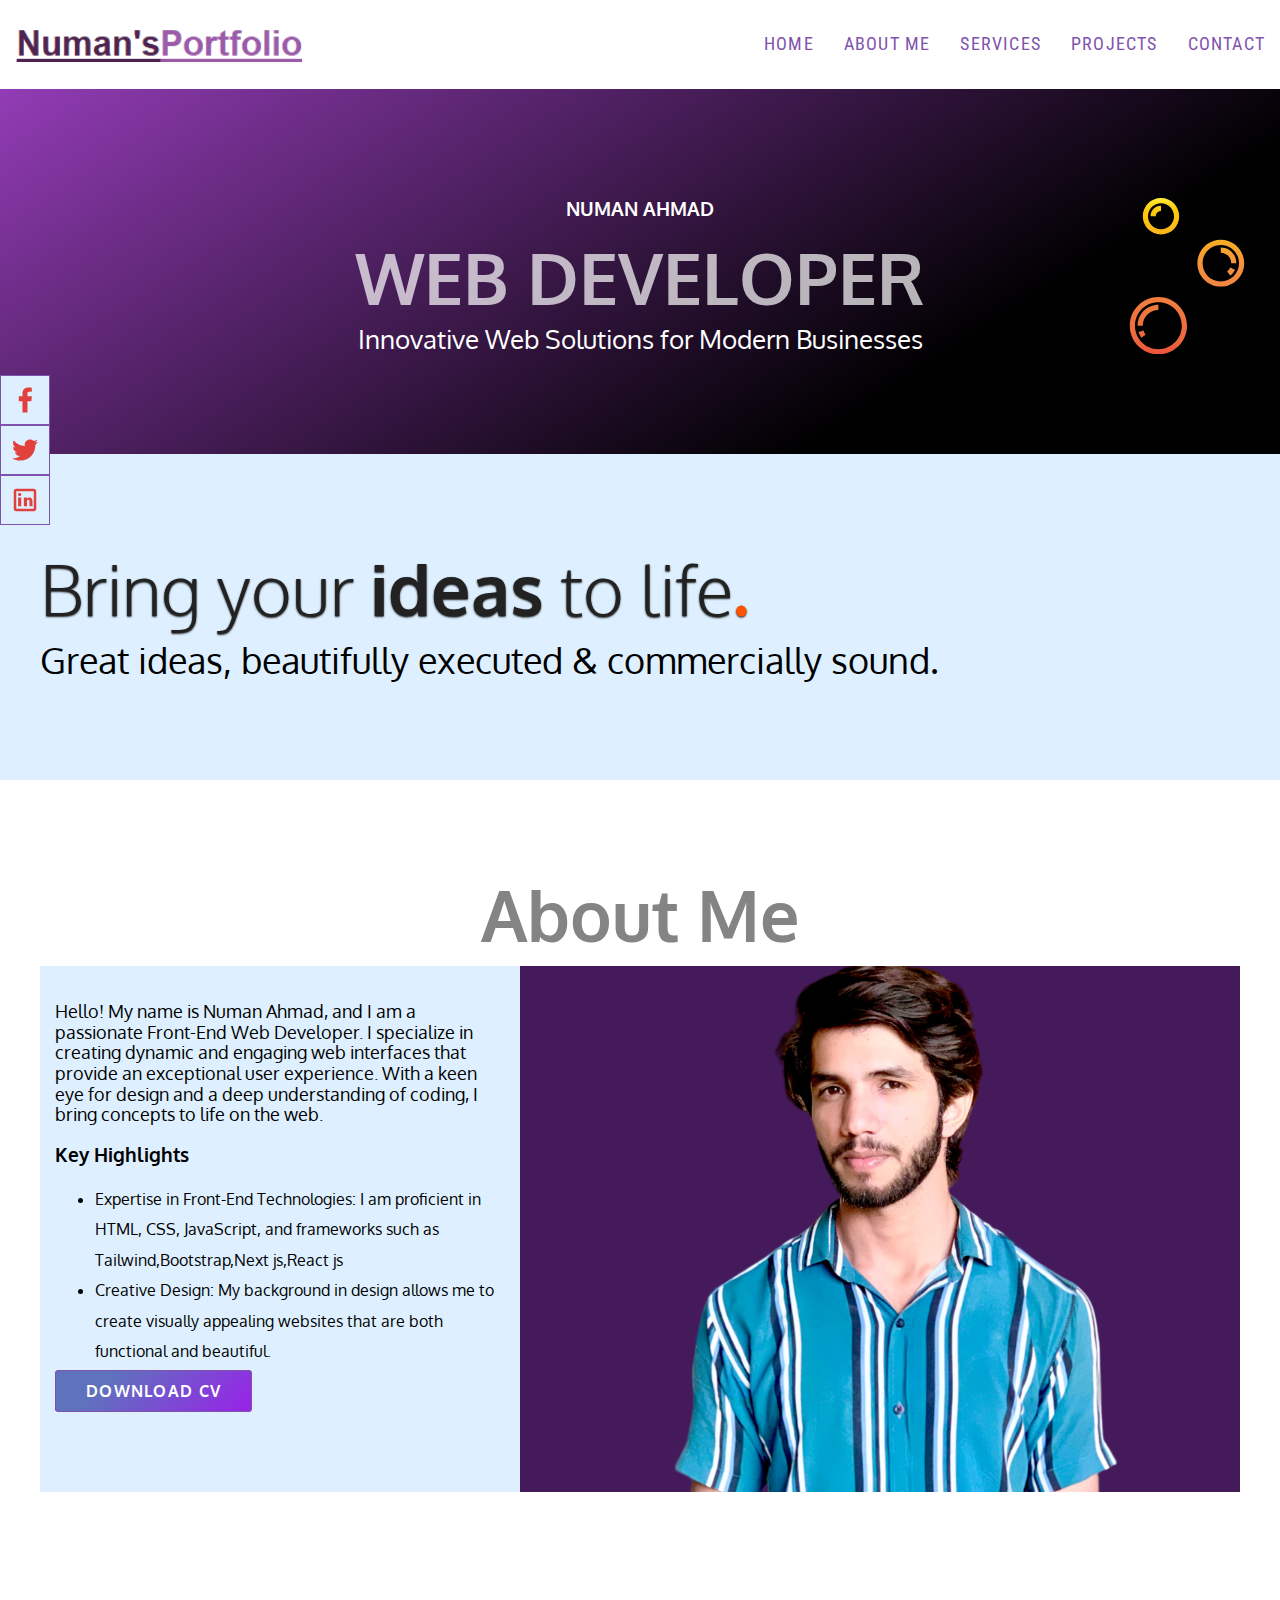
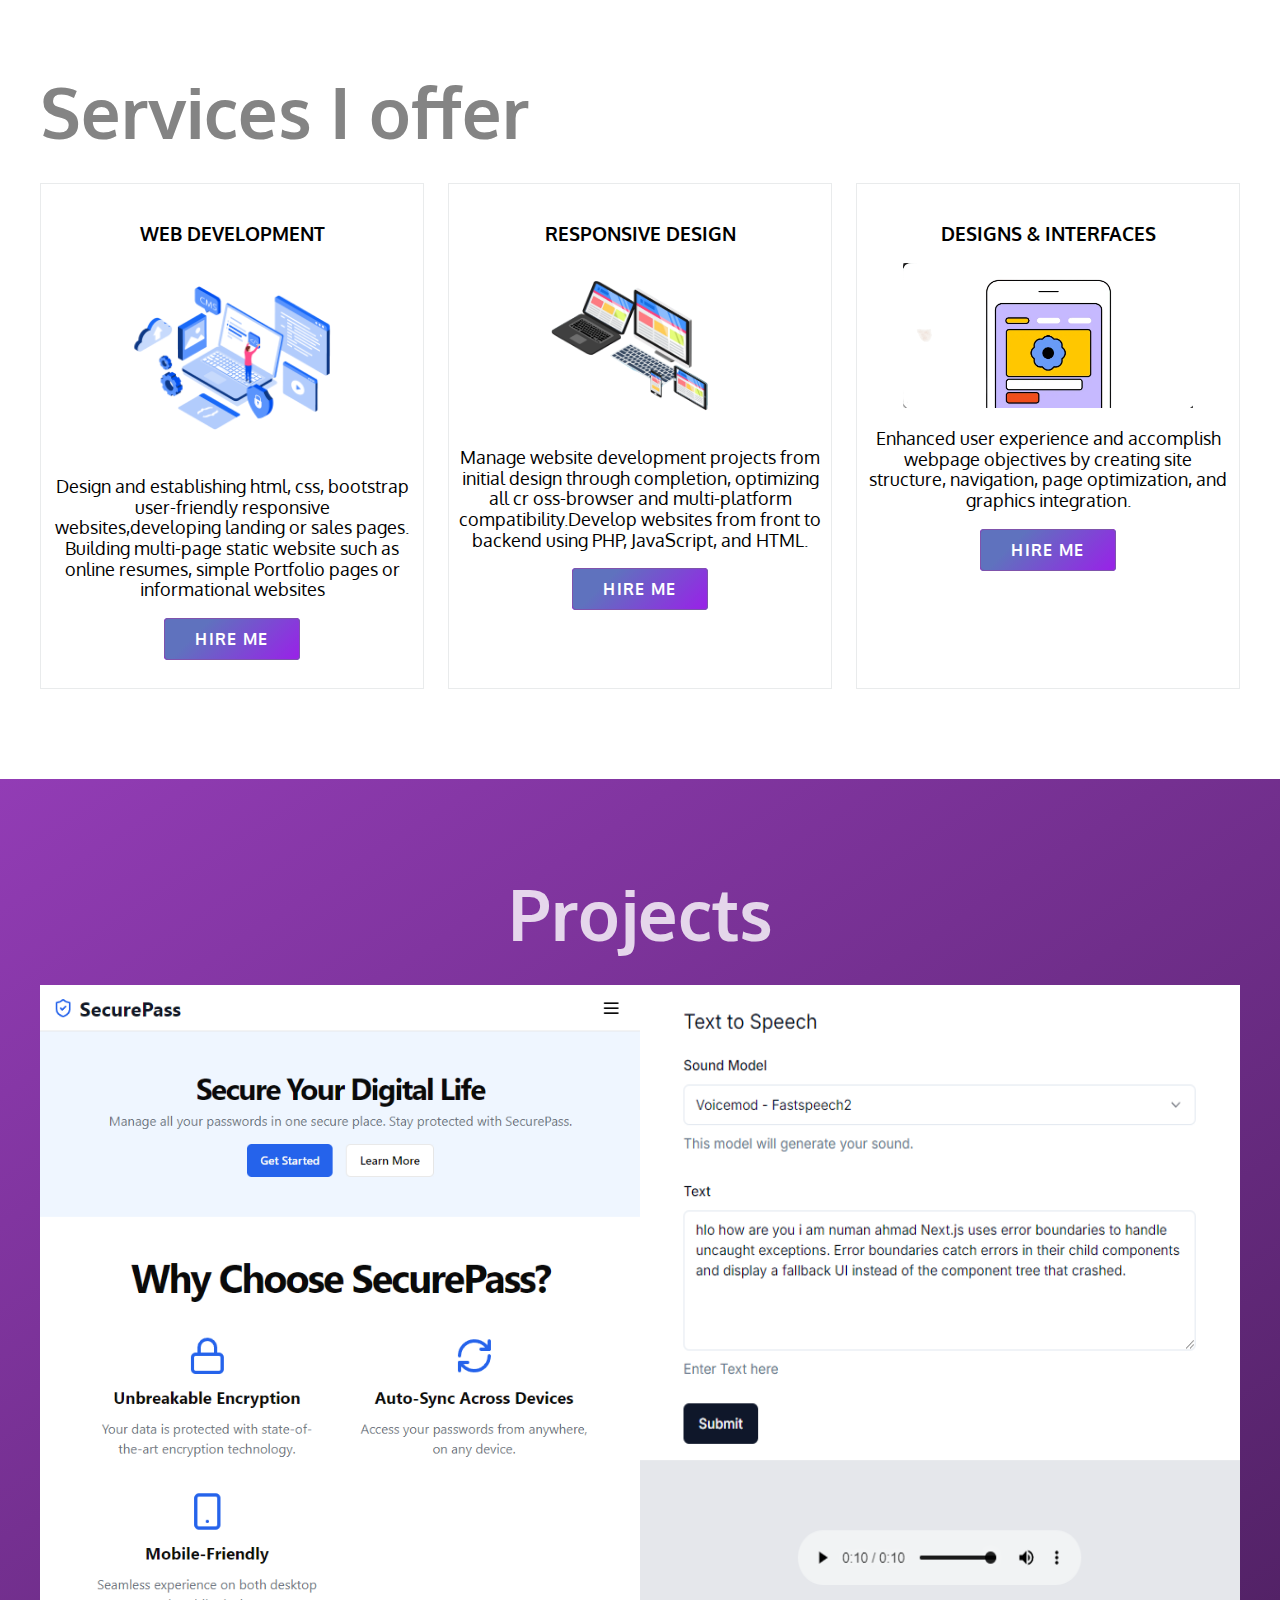
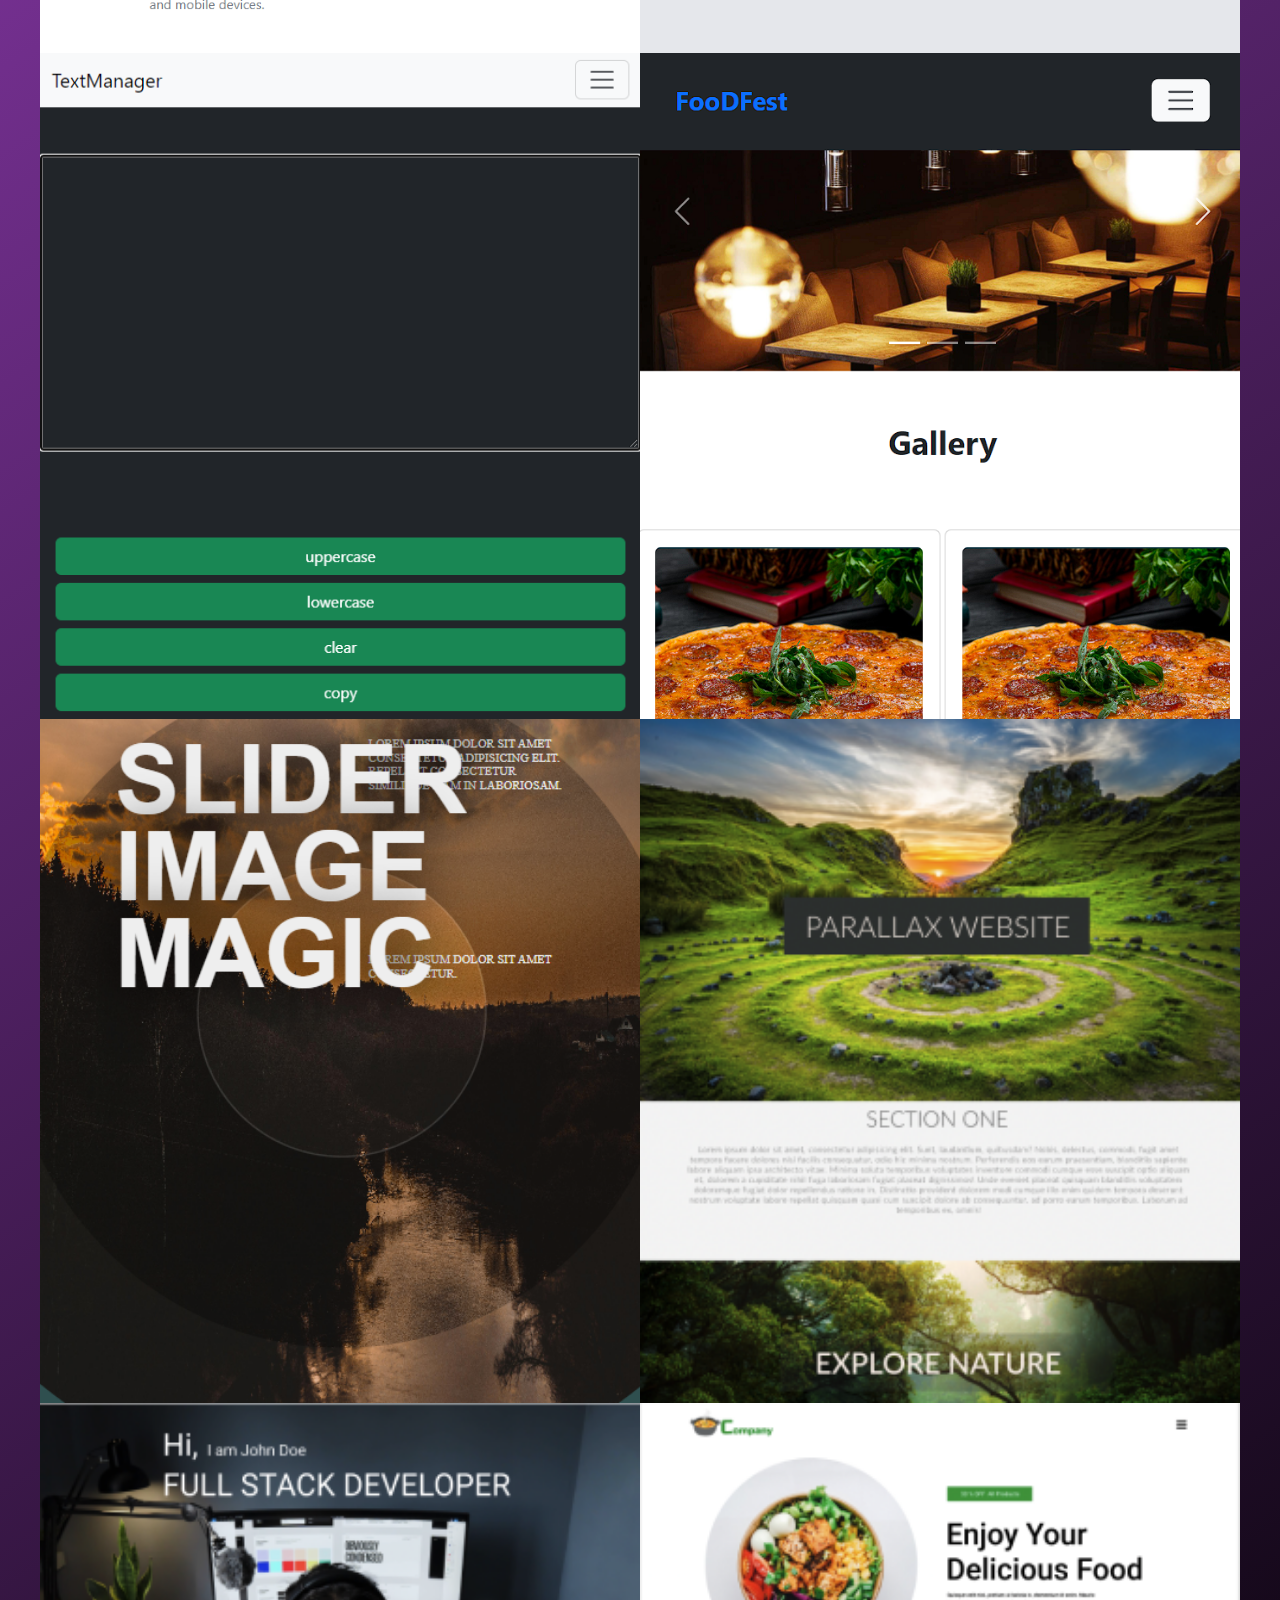
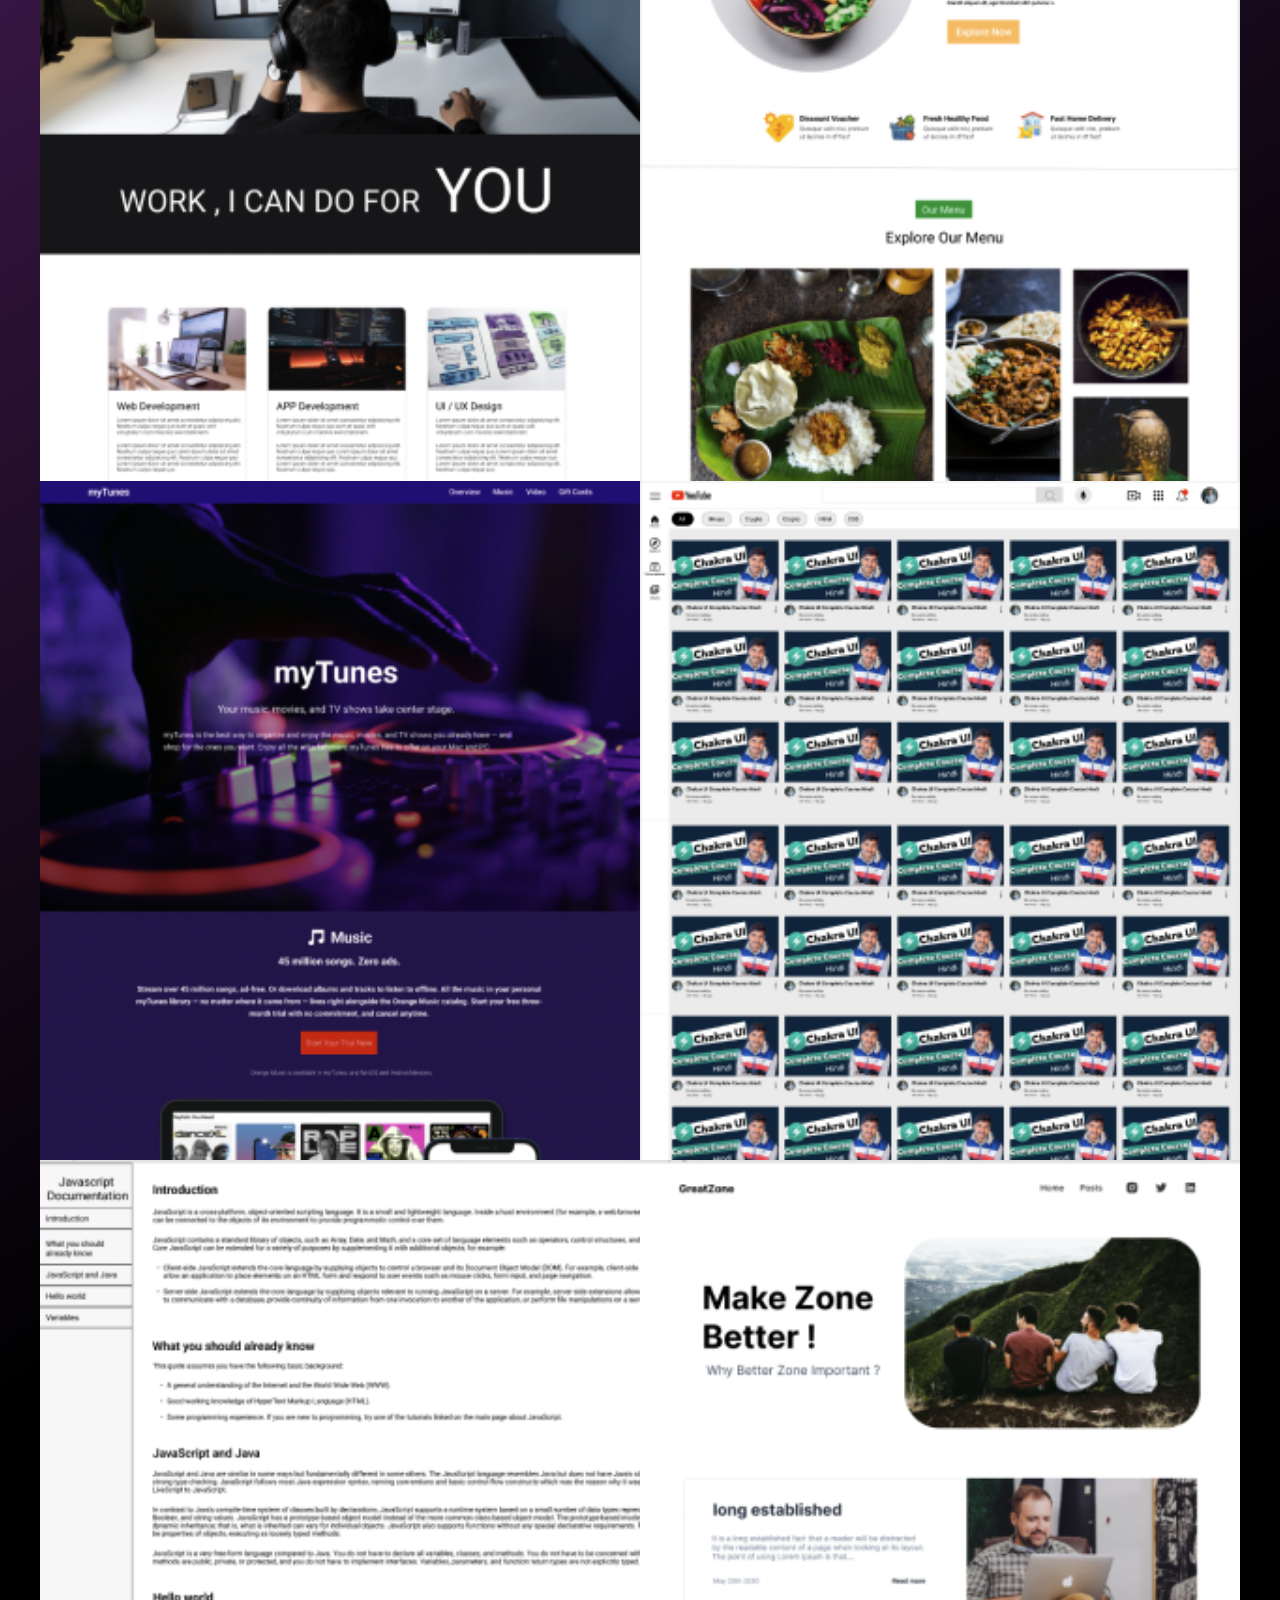
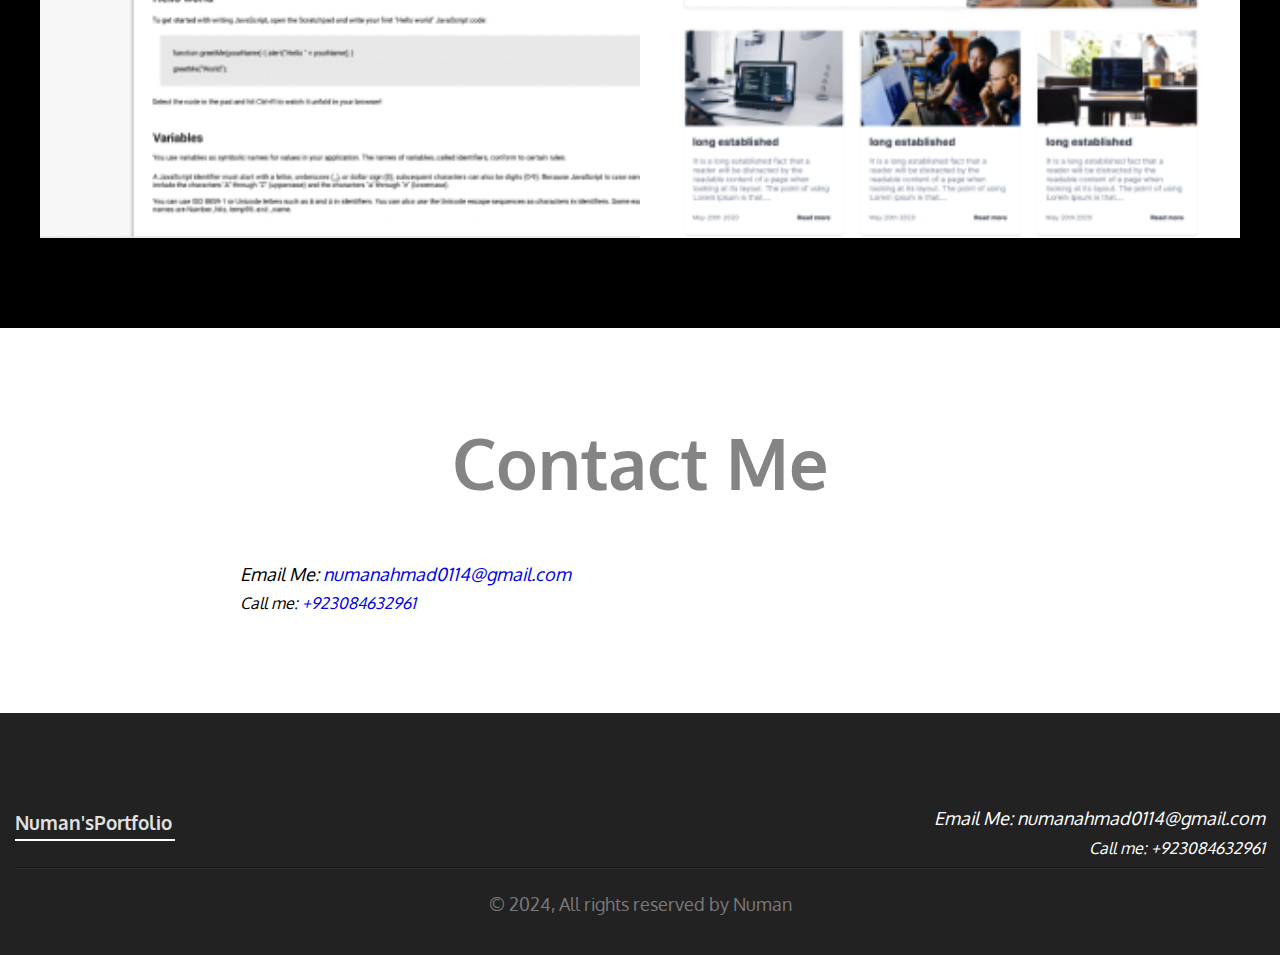
<file: index.html>
<!DOCTYPE html>
<html lang="en">

<head>
  <meta charset="UTF-8">
  <meta http-equiv="X-UA-Compatible" content="IE=edge">
  <meta name="viewport" content="width=device-width, initial-scale=1.0">
  <link rel="shortcut icon" href="assets/images/4553006.png" type="image/x-icon">
  <link href="https://fonts.googleapis.com/css2?family=Roboto+Condensed&display=swap" rel="stylesheet">
  <!-- font-family: 'Roboto Condensed', sans-serif; -->
  <link href="https://fonts.googleapis.com/css2?family=Oxygen:wght@300;700&display=swap" rel="stylesheet">
  <!-- font-family: 'Oxygen', sans-serif; -->
  <link rel="stylesheet" type="text/css" href="sass/style.css">
  <!-- Twitter Card -->
  <meta name="twitter:card" content="summary_large_image">
  <meta name="twitter:site" content="@shihabiiuc">
  <meta name="twitter:creator" content="@shihabiiuc">
  <meta name="twitter:title" content="Your Name -Portfolio">
  <meta name="twitter:description"
    content="This is a portfolio website template that is free to download and use. You can edit this template and create your portfolio website in half an hour.">
  <meta name="twitter:image" content="assets/images/social-media-thumbnail.jpg">
  <!-- Twitter Card End -->
  <!-- Linkedin & Facebook Card -->
  <meta property='og:title' content="Your Name -Portfolio" />
  <meta property='og:image' content="assets/images/social-media-thumbnail.jpg" />
  <meta property="og:type" content="website" /><!--  og:type is only for Facebook-->
  <meta property='og:description'
    content="This is a portfolio website template that is free to download and use. You can edit this template and create your portfolio website in half an hour." />
  <meta property='og:url' content="assets/images/social-media-thumbnail.jpg" />
  <meta name="description"
    content="Numan's portfolio showcases web development, design, and creative solutions. Explore my projects and skills to see how I can help bring your ideas to life.">

  <!-- Linkedin Card End -->
  <link rel="stylesheet" href="style.css">
  <title>Numan -Portfolio</title>
</head>

<body>
  <nav class="site-header">
    <div class="nav-logo">
      <a href="index.html">
        <img src="assets/images/logo.png" alt="logo" width="314" height="60">
      </a>
    </div>
    <button class="hamburger"><img src="assets/images/menu.png" alt="menu toggle icon"></button>
    <div class="nav-links">
      <ul>
        <li><a href="index.html">Home</a></li>
        <li><a href="#about">About Me</a></li>
        <li><a href="#service">Services</a></li>
        <li><a href="#portfolio">Projects</a></li>
        <li><a href="#contact">Contact</a></li>
      </ul>
    </div>
  </nav><!-- .site-header -->
  <section class="banner">
    <div class="banner--content">
      <h3 class="name">Numan Ahmad</h3>
      <h1 class="designation"> Web Developer</h1>
      <p class="tagline">Innovative Web Solutions for Modern Businesses</p>
    </div>
  </section><!-- .banner -->
  <section class="promo">
    <div class="content">
      <h2>Bring your <span class="bold">ideas</span> to life<span class="orange">.</span></h2>
      <p>Great ideas, beautifully executed & commercially sound.</p>
    </div>
  </section>
  <section id="about">
    <div class="content">
      <h2>About Me</h2>
      <div class="about-container">
        <div class="about-container-left">
          <p>Hello! My name is Numan Ahmad, and I am a passionate Front-End Web Developer. I specialize in creating
            dynamic and engaging web interfaces that provide an exceptional user experience. With a keen eye for design
            and a deep understanding of coding, I bring concepts to life on the web.</p>
          <h3>Key Highlights
          </h3>
          <ul>
            <li>Expertise in Front-End Technologies: I am proficient in HTML, CSS, JavaScript, and frameworks such as
              Tailwind,Bootstrap,Next js,React js</li>
            <li>Creative Design: My background in design allows me to create visually appealing websites that are both
              functional and beautiful.</li>

          </ul>
          <a href="cv/cv.pdf">Download CV</a>
        </div>

        <div class="about-container-right">
          <img src="assets/images/headshot.jpg" alt="your name, headshot">
        </div>
      </div>
    </div>
  </section><!-- #about -->

  <section id="service">
    <h2>Services I offer</h2>
    <div class="content service--content">
      <div class="item">
        <h3>Web Development</h3>
        <img src="assets/images/3d-image-design.png" alt="3D image manipulation">
        <p>Design and establishing html, css, bootstrap user-friendly responsive websites,developing landing or sales
          pages. Building multi-page static website such as online resumes, simple Portfolio pages or informational
          websites</p>
        <a href="#contact">Hire Me</a>
      </div><!-- .item -->

      <div class="item">
        <h3>responsive design</h3>
        <img src="assets/images/packaging-design.png" alt="Packaging design">
        <p>Manage website development projects from initial design through completion, optimizing all cr oss-browser and
          multi-platform compatibility.Develop websites from front to backend using PHP, JavaScript, and HTML.</p>
        <a href="#contact">Hire Me</a>
      </div><!-- .item -->
      <div class="item">
        <h3>Designs & interfaces</h3>
        <img src="assets/images/logo-design.png" alt="Logo design">
        <p>Enhanced user experience and accomplish webpage objectives by creating site structure, navigation, page
          optimization, and graphics integration.</p>
        <a href="#contact">Hire Me</a>
      </div><!-- .item -->
    </div>
  </section><!-- #service -->


  <section id="portfolio">
    <h2 class="center">Projects</h2>
    <div class="content portfolio--content">
      <div class="item">
        <!-- <a href="https://passsword-manager-three.vercel.app/">  -->
        <img src="images/project-pass.png" alt="Project 15" onclick="window.location.href='https://passsword-manager-three.vercel.app/'"/>

      <!-- </a> -->
        <h3>Password Manager Website</h3>
      </div>


      <div class="item">
        <!-- <a href="https://text-to-speach-pi.vercel.app/"> -->
        <img src="images/project-voice.png" alt="Project 16" onclick="window.location.href='https://text-to-speach-pi.vercel.app/'"/>

        <h3>Text to Voice Website</h3>

        <!-- </a> -->
      </div>


      <div class="item">
        <!-- <a href="https://text-edditer.vercel.app/"> -->
        <img src="images/proejct_text.png" alt="Project 14" onclick="window.location.href='https://text-edditer.vercel.app/'"/>

        <h3>Text Manager in React</h3>

        <!-- </a> -->
      </div>


      <div class="item">
        <!-- <a href="https://react-front-end-ten.vercel.app/"> -->
        <img src="project.png" alt="Project 1" onclick="window.location.href='https://react-front-end-ten.vercel.app/'"/>

        <h3>Landing page in React</h3>

        <!-- </a> -->

      </div>

      <div class="item">
        <!-- <a href="https://carousel-slider-lyart.vercel.app/"> -->
        <img src="images/project11.png" alt="Project 1" onclick="window.location.href='https://carousel-slider-lyart.vercel.app/'"/>

        <h3>Carousel-slider Website</h3>

        <!-- </a> -->
      </div>



      <div class="item">
        <!-- <a href="Project 3/index.html">  -->
        <img src="images/project3.png" alt="Project 1" onclick="window.location.href='Project 3/index.html'"/>

        <h3>Parallax Website</h3>

        <!-- </a> -->

      </div>

      <div class="item">
        <!-- <a href="Project 4/index.html"> -->
        <img src="images/project4.png" alt="Project 4" onclick="window.location.href='Project 4/index.html'"/>

        <h3>Landing Page</h3>

        <!-- </a> -->

      </div>

      <div class="item">
        <!-- <a href="Project 5/index.html">  -->
        <img src="images/project5.png" alt="Project 5" onclick="window.location.href='Project 5/index.html'"/>


        <h3>Restaurant Website</h3>


        <!-- </a> -->

      </div>

      <div class="item">
        <!-- <a href="Project 6/index.html"> -->
        <img src="images/project6.png" alt="Project 6" onclick="window.location.href='Project 6/index.html'"/>

        <h3>Music Website</h3>

        <!-- </a> -->
      
      </div>
      <div class="item">
        <!-- <a href="Project 7/index.html">  -->
        <img src="images/project7.png" alt="Project 7" onclick="window.location.href='Project 7/index.html'"/>

        <h3>Youtube Clone</h3>

        <!-- </a> -->

      </div>

      <div class="item">
        <!-- <a href="Project 8/index.html"> -->
        <img src="images/project8.png" alt="Project 8" onclick="window.location.href='Project 8/index.html'"/>

        <h3>Documentation Website</h3>

        <!-- </a> -->

      </div>

      <div class="item">
        <!-- <a href="Project 9/home.html">  -->
        <img src="images/project9.png" alt="Project 9" onclick="window.location.href='Project 9/home.html'"/>

        <h3>Blog Website</h3>

        <!-- </a> -->

      </div>




    </div>
  </section>




  <section id="contact">
    <div class="content">
      <h2 class="center">Contact Me</h2>
      <address>
        <p>Email Me: <a href="mailto:hello@shihabiiuc.com">numanahmad0114@gmail.com</a></p>
        <p></p>Call me: <a href="tel:+88012345876">+923084632961</a></p>

      </address>
    </div>
  </section>
  <div class="social-share">
    <a href="https://www.facebook.com" target="_blank"><img src="assets/svg/facebook.svg" alt="share on facebook"></a>
    <a href="https://twitter.com" target="_blank"><img src="assets/svg/twitter.svg" alt="share on twitter"></a>
    <a href="https://www.linkedin.com" target="_blank"><img src="assets/svg/linkedin.svg" alt="share on linkedin"></a>
  </div>
  <footer class="site-footer">
    <div class="content site-footer--content">
      <div class="footer-left">
        <p style="font-size: larger; font-weight: bolder;border-bottom: 2px solid white; max-width:160px;">
          Numan'sPortfolio</p>
      </div>
      <div class="footer-right">
        <address>
          <p>Email Me: <a href="mailto:hello@shihabiiuc.com">numanahmad0114@gmail.com</a></p>
          <p></p>Call me: <a href="tel:+88012345876">+923084632961</a></p>

        </address>
      </div>
    </div>
    <div class="copyright-notice">
      <p>&copy; <time datetime="2022">2024,</time> All rights reserved by Numan</p>
    </div>
  </footer>
  <script src="js/script.js"></script>
</body>

</html>
</file>
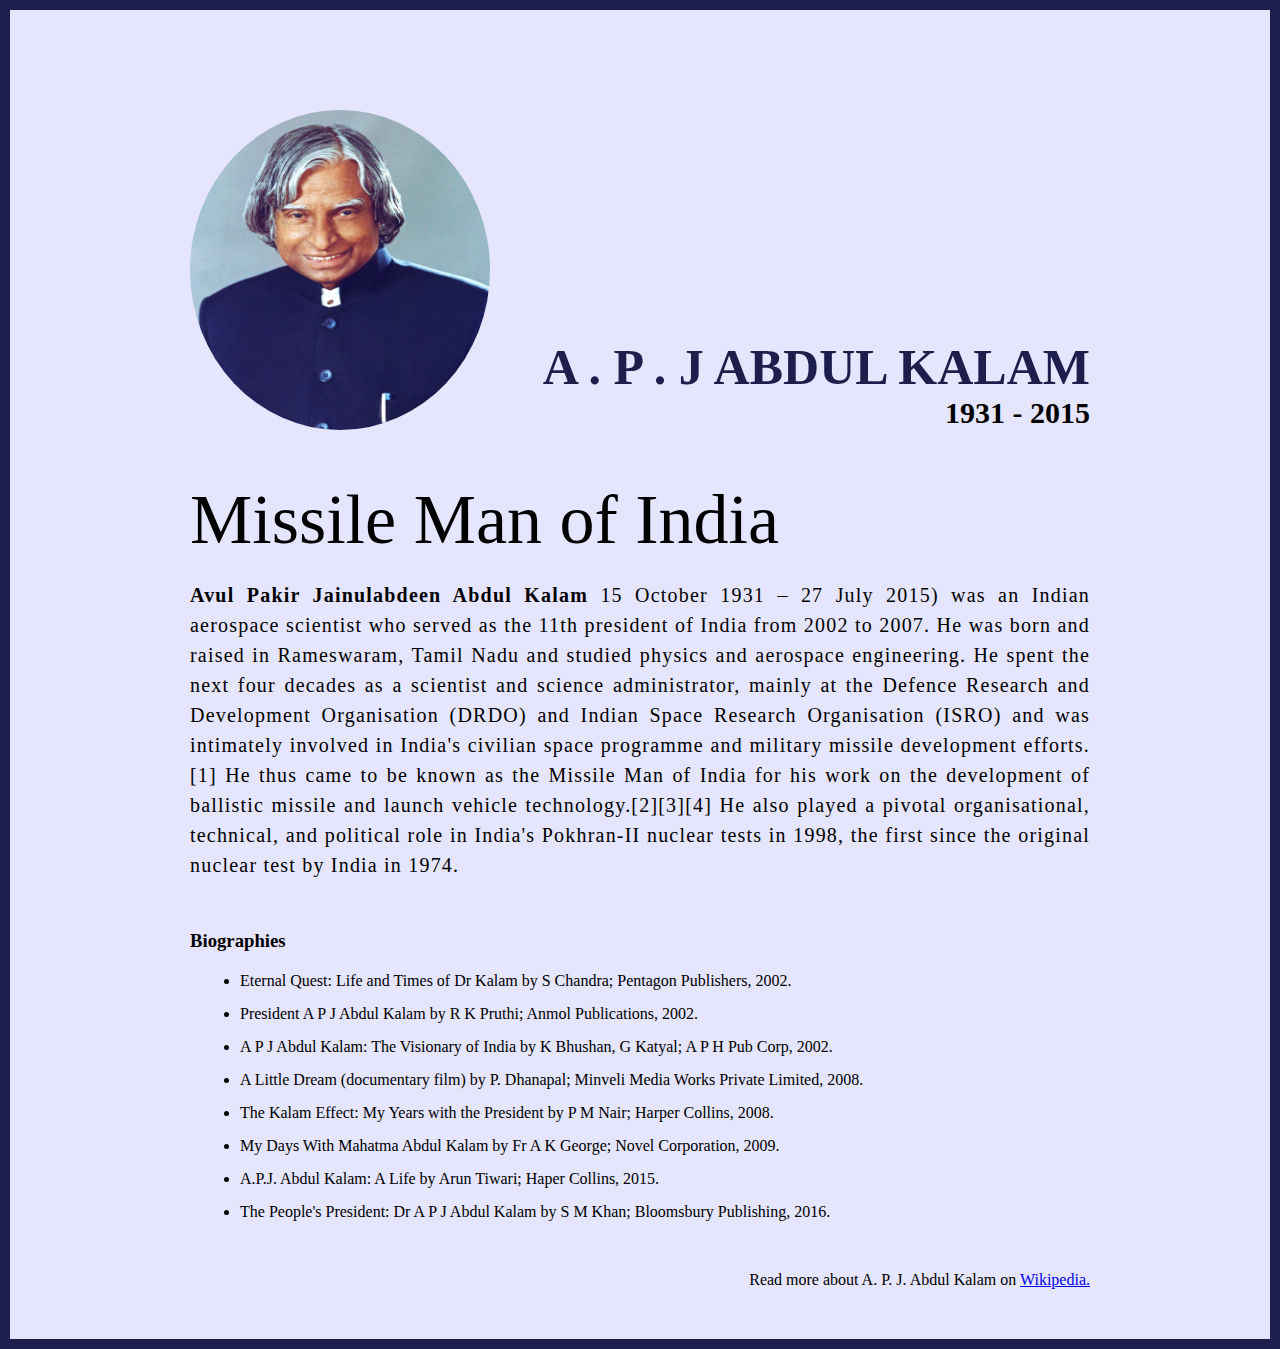
<file: Project 1/index.html>
<!DOCTYPE html>
<html lang="en">
  <head>
    <meta charset="UTF-8" />

    <meta http-equiv="X-UA-Compatible" content="IE=edge" />

    <meta name="viewport" content="width=device-width, initial-scale=1.0" />
    <title>The Tribute Website | A.P. J Abdul Kalam</title>
    <link rel="stylesheet" href="style.css" />
  </head>
  <body>
    <div class="container">
      <div class="content">
        <section class="top_section">
          <div class="image_container">
            <img src="./images/apj.jpg" alt="tribute" />
          </div>
          <div>
            <h1>A . P . J Abdul Kalam</h1>
            <h4>1931 - 2015</h4>
          </div>
        </section>
        <section class="about_section">
          <h2>Missile Man of India</h2>
          <p>
            <b>Avul Pakir Jainulabdeen Abdul Kalam</b> 15 October 1931 – 27 July
            2015) was an Indian aerospace scientist who served as the 11th
            president of India from 2002 to 2007. He was born and raised in
            Rameswaram, Tamil Nadu and studied physics and aerospace
            engineering. He spent the next four decades as a scientist and
            science administrator, mainly at the Defence Research and
            Development Organisation (DRDO) and Indian Space Research
            Organisation (ISRO) and was intimately involved in India's civilian
            space programme and military missile development efforts.[1] He thus
            came to be known as the Missile Man of India for his work on the
            development of ballistic missile and launch vehicle
            technology.[2][3][4] He also played a pivotal organisational,
            technical, and political role in India's Pokhran-II nuclear tests in
            1998, the first since the original nuclear test by India in 1974.
          </p>
        </section>
        <section class="biography_section">
          <h3>Biographies</h3>
          <ul>
            <li>
              Eternal Quest: Life and Times of Dr Kalam by S Chandra; Pentagon
              Publishers, 2002.
            </li>
            <li>
              President A P J Abdul Kalam by R K Pruthi; Anmol Publications,
              2002.
            </li>
            <li>
              A P J Abdul Kalam: The Visionary of India by K Bhushan, G Katyal;
              A P H Pub Corp, 2002.
            </li>
            <li>
              A Little Dream (documentary film) by P. Dhanapal; Minveli Media
              Works Private Limited, 2008.
            </li>
            <li>
              The Kalam Effect: My Years with the President by P M Nair; Harper
              Collins, 2008.
            </li>
            <li>
              My Days With Mahatma Abdul Kalam by Fr A K George; Novel
              Corporation, 2009.
            </li>
            <li>
              A.P.J. Abdul Kalam: A Life by Arun Tiwari; Haper Collins, 2015.
            </li>
            <li>
              The People's President: Dr A P J Abdul Kalam by S M Khan;
              Bloomsbury Publishing, 2016.
            </li>
          </ul>
        </section>
        <footer>
          <p>
            Read more about A. P. J. Abdul Kalam on
            <a href="https://en.wikipedia.org/wiki/A._P._J._Abdul_Kalam"
              >Wikipedia.</a
            >
          </p>
        </footer>
      </div>
    </div>
  </body>
</html>
</file>
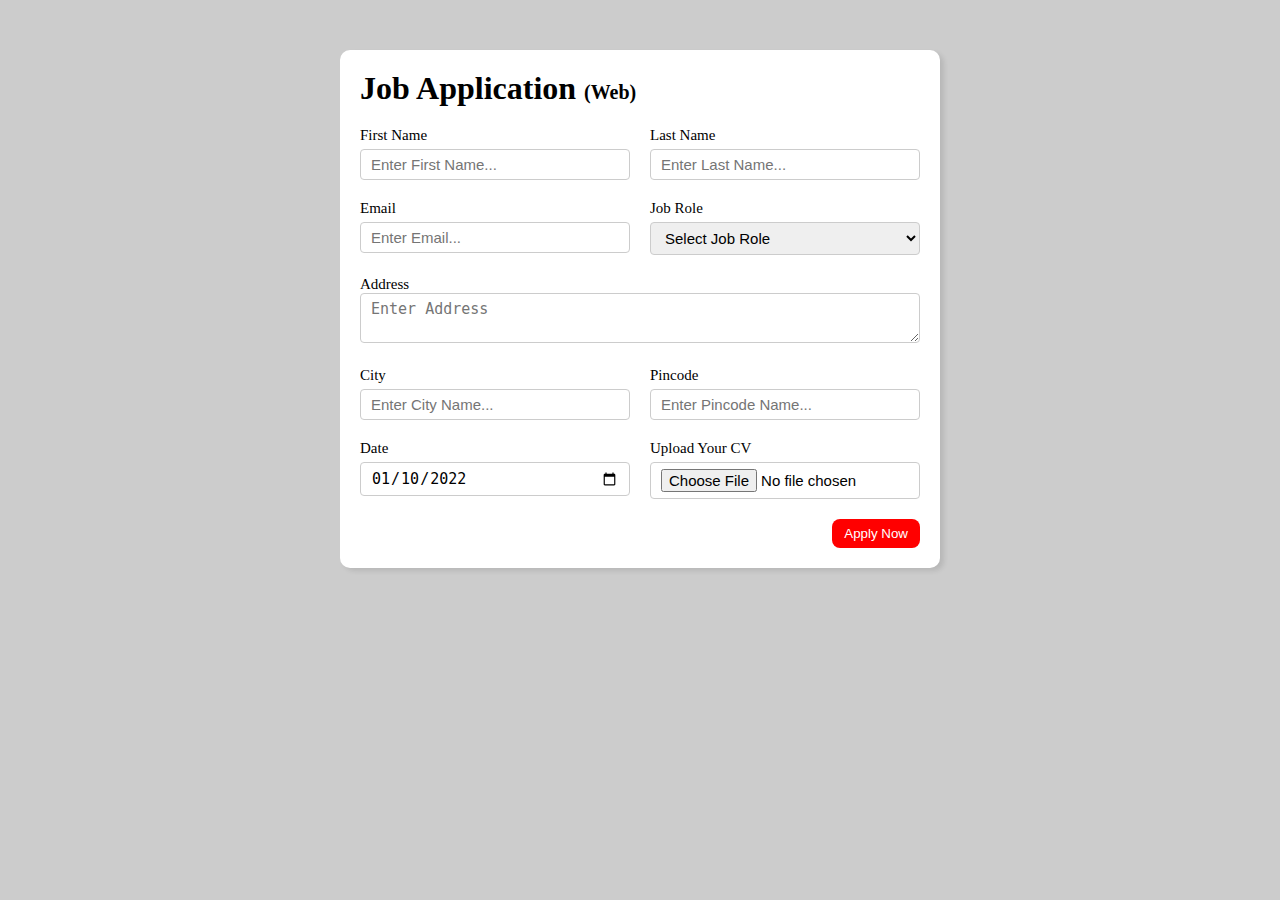
<file: Project 2/index.html>
<!DOCTYPE html>
<html lang="en">
  <head>
    <meta charset="UTF-8" />
    <meta http-equiv="X-UA-Compatible" content="IE=edge" />
    <meta name="viewport" content="width=device-width, initial-scale=1.0" />
    <title>Job Application Form</title>
    <link rel="stylesheet" href="style.css" />
  </head>
  <body>
    <div class="container">
      <div class="apply_box">
        <h1>
          Job Application
          <span class="title_small">(Web)</span>
        </h1>
        <form action="">
          <div class="form_container">
            <div class="form_control">
              <label for="first_name"> First Name </label>
              <input
                id="first_name"
                name="first_name"
                placeholder="Enter First Name..."
              />
            </div>
            <div class="form_control">
              <label for="last_name"> Last Name </label>
              <input
                id="last_name"
                name="last_name"
                placeholder="Enter Last Name..."
              />
            </div>
            <div class="form_control">
              <label for="email"> Email </label>
              <input
                type="email"
                id="email"
                name="email"
                placeholder="Enter Email..."
              />
            </div>
            <div class="form_control">
              <label for="job_role"> Job Role </label>
              <select id="job_role" name="job_role">
                <option value="">Select Job Role</option>
                <option value="frontend">Frontend Developer</option>
                <option value="backend">Backend Developer</option>
                <option value="full_stack">Full Stack Developer</option>
                <option value="ui_ux">UI UX Designer</option>
              </select>
            </div>
            <div class="textarea_control">
              <label for="address"> Address </label>
              <textarea
                id="address"
                name="address"
                row="4"
                cols="50"
                placeholder="Enter Address"
              ></textarea>
            </div>
            <div class="form_control">
              <label for="city"> City </label>
              <input id="city" name="city" placeholder="Enter City Name..." />
            </div>
            <div class="form_control">
              <label for="pincode"> Pincode </label>
              <input
                type="number"
                id="pincode"
                name="pincode"
                placeholder="Enter Pincode Name..."
              />
            </div>
            <div class="form_control">
              <label for="date"> Date </label>
              <input value="2022-01-10" type="date" id="date" name="date" />
            </div>
            <div class="form_control">
              <label for="upload"> Upload Your CV </label>
              <input type="file" id="upload" name="upload" />
            </div>
          </div>
          <div class="button_container">
            <button type="submit">Apply Now</button>
          </div>
        </form>
      </div>
    </div>
  </body>
</html>
</file>
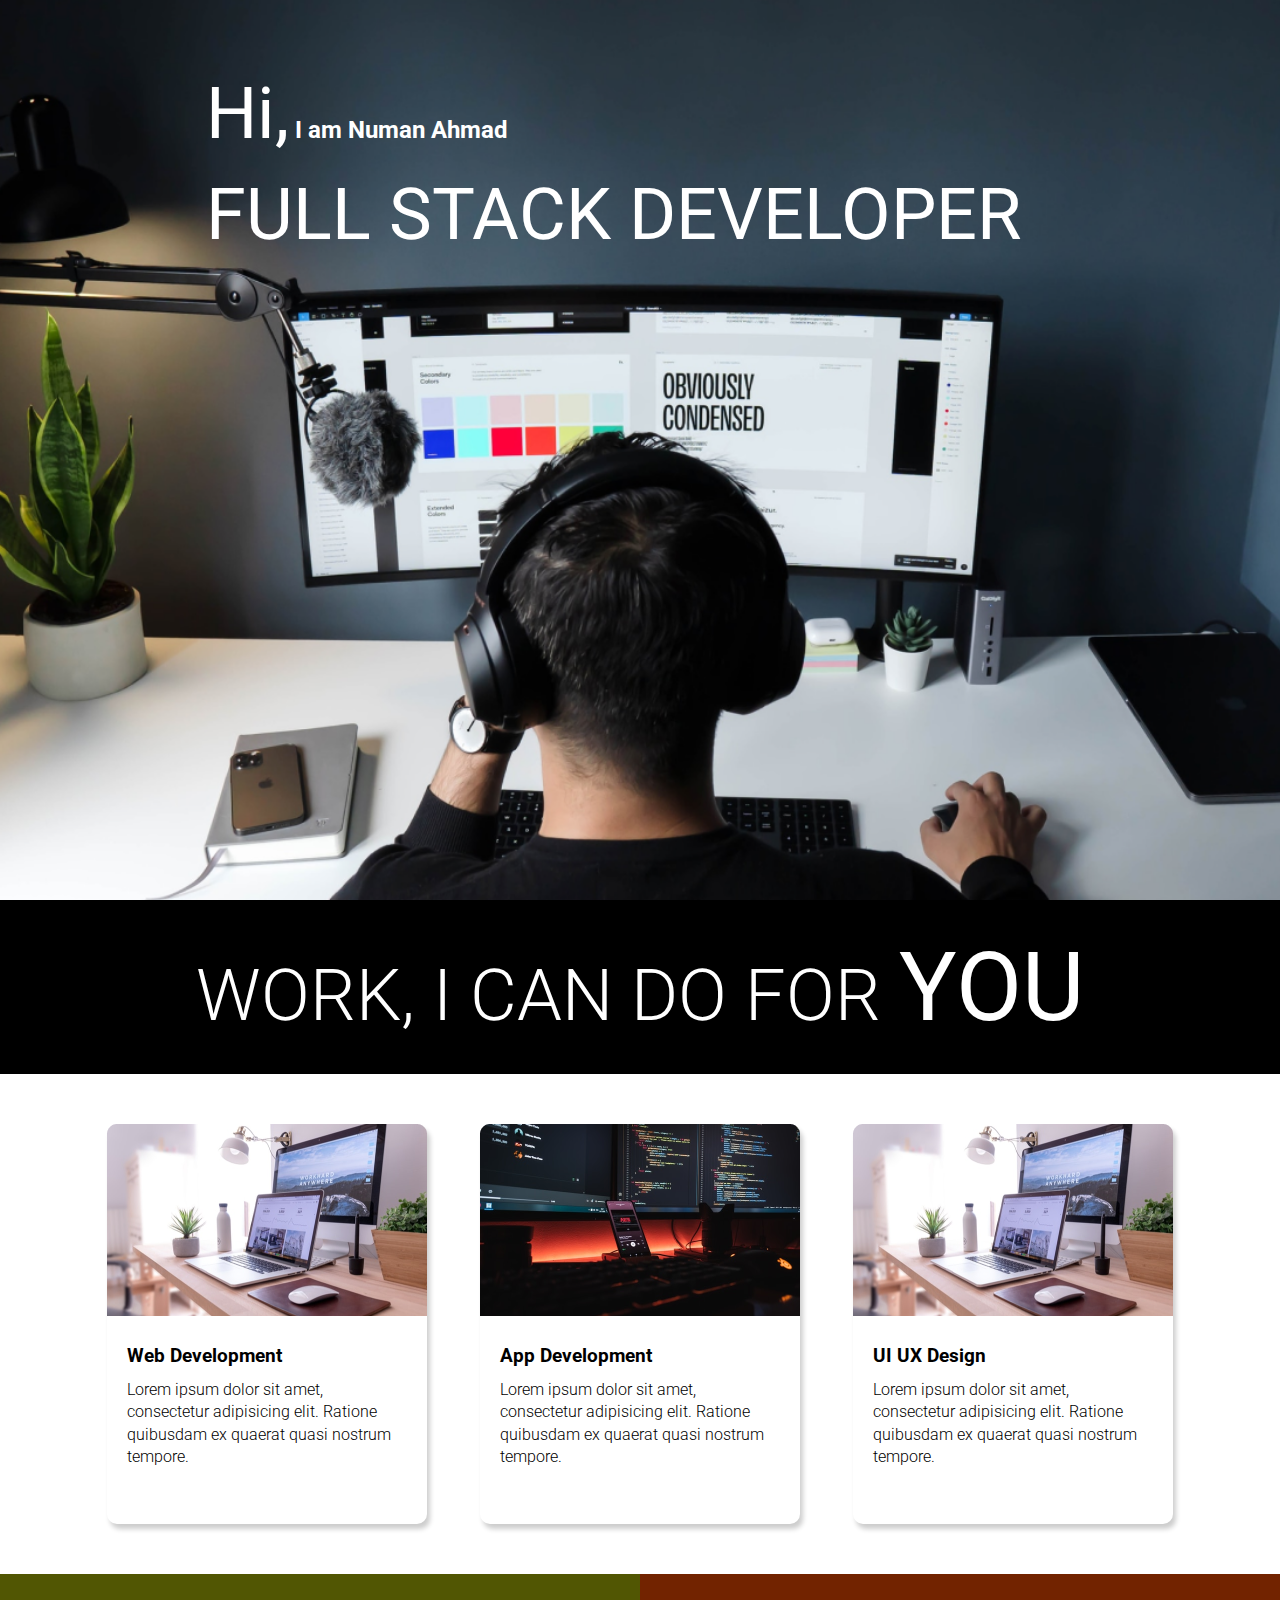
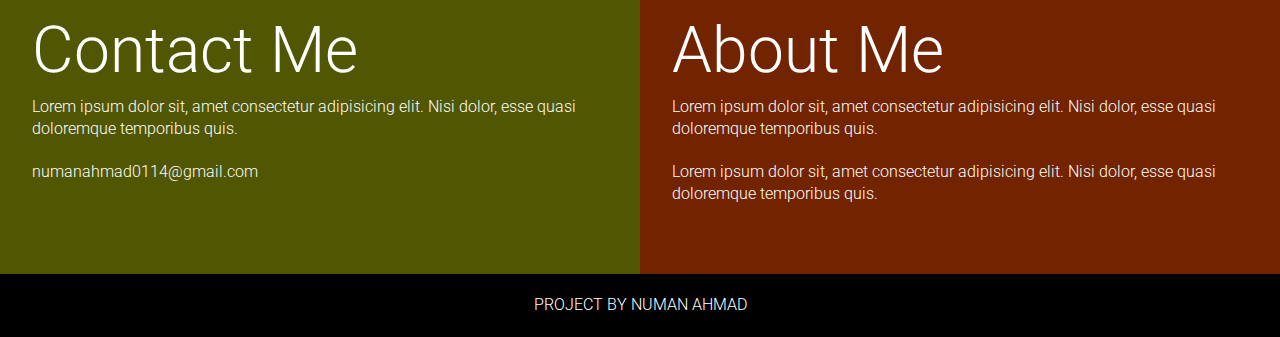
<file: Project 4/index.html>
<!DOCTYPE html>
<html lang="en">
  <head>
    <meta charset="UTF-8" />
    <meta http-equiv="X-UA-Compatible" content="IE=edge" />
    <meta name="viewport" content="width=device-width, initial-scale=1.0" />
    <title>Developer | Landing Page</title>
    <link rel="stylesheet" href="style.css" />
  </head>
  <body>
    <section class="hero_section">
      <div class="text_container">
        <h2><span class="lg_text">Hi,</span> I am Numan Ahmad</h2>
        <h1 class="lg_text">FULL STACK DEVELOPER</h1>
      </div>
    </section>
    <section class="black_box">
      <h2>WORK, I CAN DO FOR <span>YOU</span></h2>
    </section>
    <section class="work">
      <div class="grid_item">
        <div class="card">
          <div class="image_container">
            <img src="images/web.png" alt="web development" />
          </div>
          <div class="card_content">
            <h3>Web Development</h3>
            <p>
              Lorem ipsum dolor sit amet, consectetur adipisicing elit. Ratione
              quibusdam ex quaerat quasi nostrum tempore.
            </p>
          </div>
        </div>
      </div>
      <div class="grid_item">
        <div class="card">
          <div class="image_container">
            <img src="images/mobile.png" alt="app development" />
          </div>
          <div class="card_content">
            <h3>App Development</h3>
            <p>
              Lorem ipsum dolor sit amet, consectetur adipisicing elit. Ratione
              quibusdam ex quaerat quasi nostrum tempore.
            </p>
          </div>
        </div>
      </div>
      <div class="grid_item">
        <div class="card">
          <div class="image_container">
            <img src="images/web.png" alt="web development" />
          </div>
          <div class="card_content">
            <h3>UI UX Design</h3>
            <p>
              Lorem ipsum dolor sit amet, consectetur adipisicing elit. Ratione
              quibusdam ex quaerat quasi nostrum tempore.
            </p>
          </div>
        </div>
      </div>
    </section>
    <section class="bottom_section">
      <div class="contact">
        <h2>Contact Me</h2>
        <p>
          Lorem ipsum dolor sit, amet consectetur adipisicing elit. Nisi dolor,
          esse quasi doloremque temporibus quis.
        </p>
        <p>numanahmad0114@gmail.com</p>
      </div>
      <div class="about">
        <h2>About Me</h2>

        <p>
          Lorem ipsum dolor sit, amet consectetur adipisicing elit. Nisi dolor,
          esse quasi doloremque temporibus quis.
        </p>
        <p>
          Lorem ipsum dolor sit, amet consectetur adipisicing elit. Nisi dolor,
          esse quasi doloremque temporibus quis.
        </p>
      </div>
    </section>
    <footer>Project By Numan Ahmad</footer>
  </body>
</html>
</file>
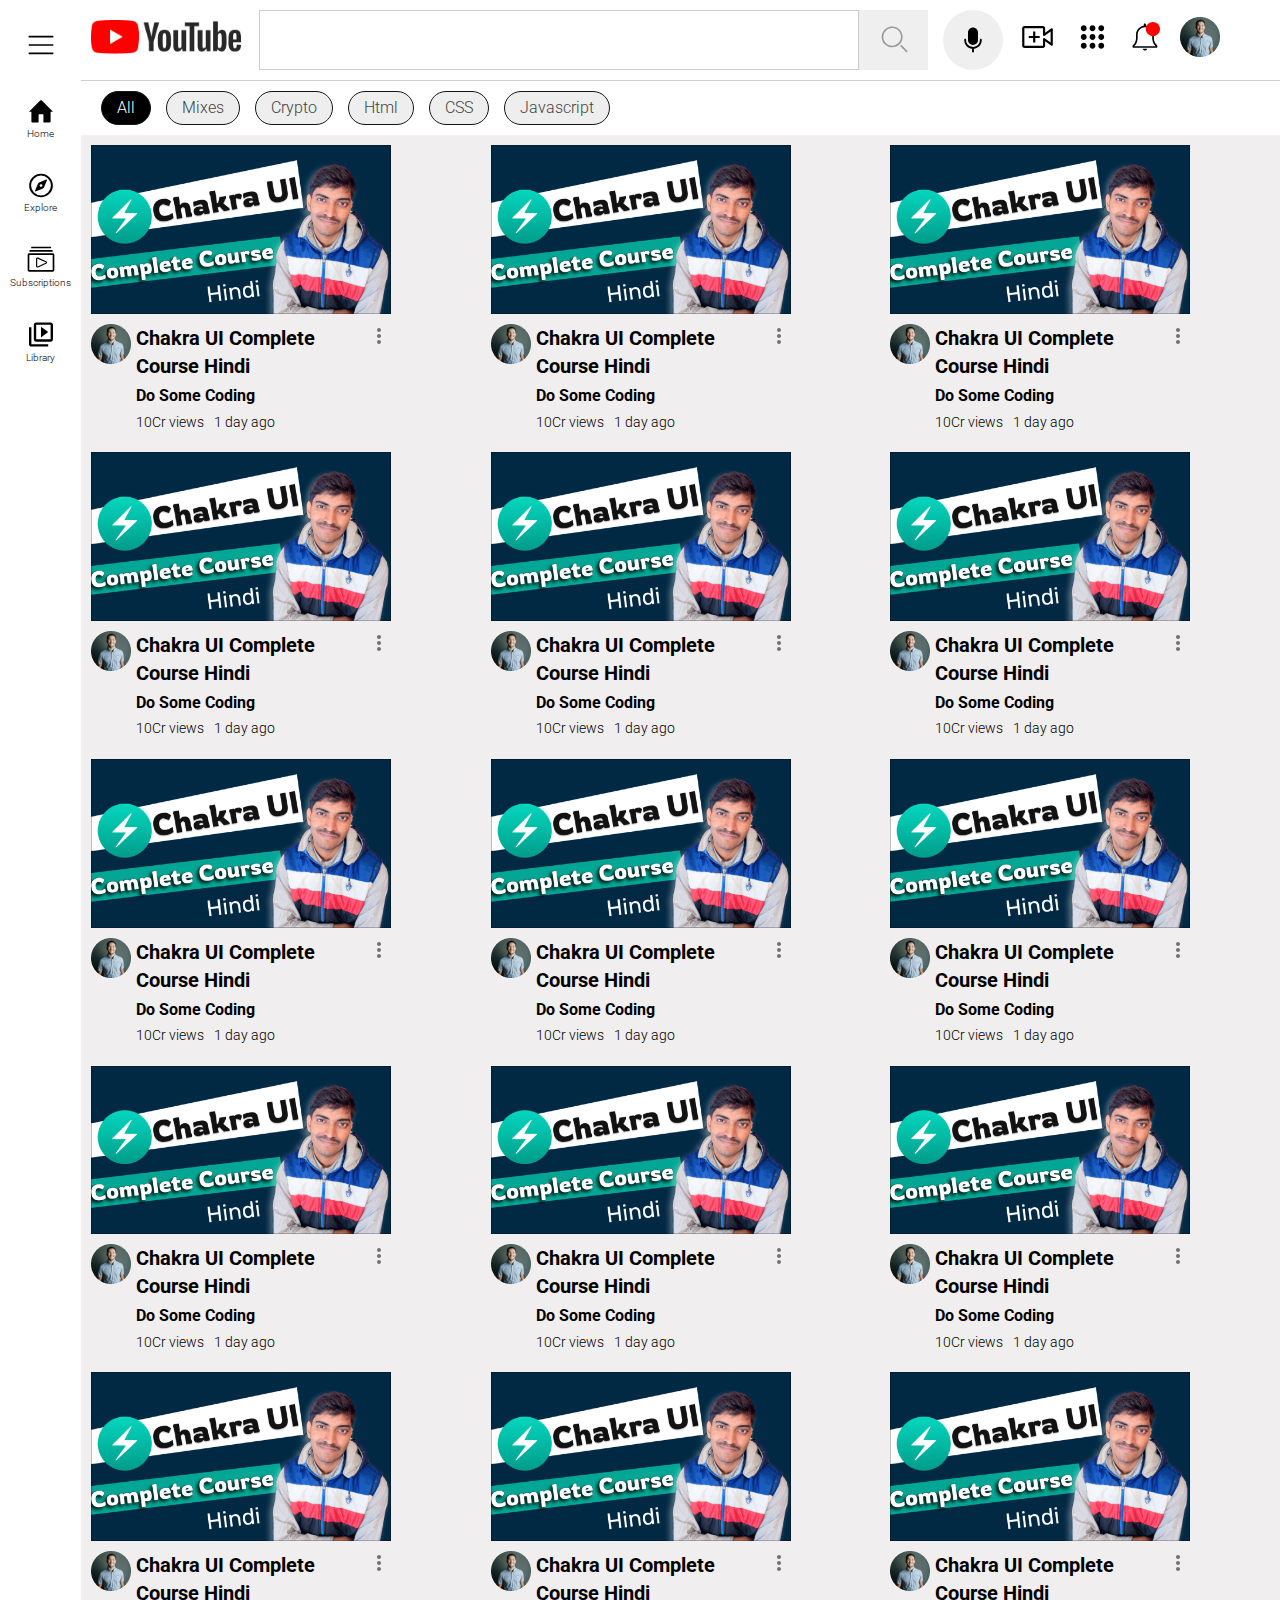
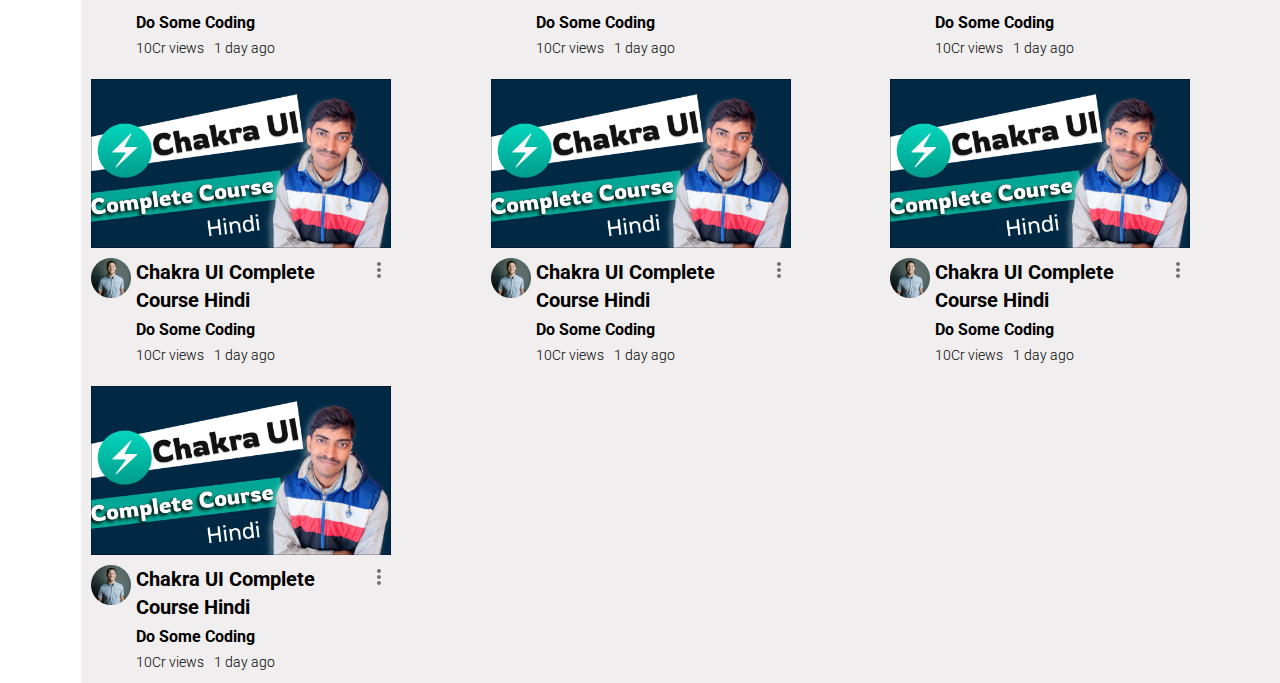
<file: Project 7/index.html>
<!DOCTYPE html>
<html lang="en">
  <head>
    <meta charset="UTF-8" />
    <meta http-equiv="X-UA-Compatible" content="IE=edge" />
    <meta name="viewport" content="width=device-width, initial-scale=1.0" />
    <title>Youtube Clone</title>
    <link rel="stylesheet" href="style.css" />
  </head>
  <body>
    <div class="container">
      <aside>
        <div class="bars">
          <img src="icons/bars.svg" alt="bars" />
        </div>

        <div class="side-icons">
          <i>
            <img src="icons/home.svg" alt="home" />
          </i>
          <p>Home</p>
        </div>
        <div class="side-icons">
          <i>
            <img src="icons/compass.svg" alt="explore" />
          </i>
          <p>Explore</p>
        </div>
        <div class="side-icons">
          <i>
            <img src="icons/video-gallary.svg" alt="gallary" />
          </i>
          <p>Subscriptions</p>
        </div>
        <div class="side-icons">
          <i>
            <img src="icons/video-library.svg" alt="library" />
          </i>
          <p>Library</p>
        </div>
      </aside>
      <div class="main-container">
        <header>
          <nav>
            <div class="logo">
              <img src="images/youtube-logo.png" alt="Youtube Logo" />
            </div>
            <div class="center-nav">
              <div class="search">
                <input type="text" />
                <button>
                  <img src="icons/search.svg" alt="search" />
                </button>
              </div>
              <div class="mic">
                <img src="icons/mic.svg" alt="mic" />
              </div>
            </div>
            <div class="side-nav">
              <i>
                <img src="icons/video-add.svg" alt="video add" />
              </i>
              <i>
                <img src="icons/dot-grid.svg" alt="grid" />
              </i>
              <i>
                <img src="icons/bell.svg" alt="bell" />
              </i>
              <i>
                <img src="images/avatar.png" alt="avatar" />
              </i>
            </div>
          </nav>
          <div class="tags">
            <div class="tag dark">All</div>
            <div class="tag light">Mixes</div>
            <div class="tag light">Crypto</div>
            <div class="tag light">Html</div>
            <div class="tag light">CSS</div>
            <div class="tag light">Javascript</div>
          </div>
        </header>
        <main>
          <div class="card-container">
            <div class="card">
              <img src="images/thumbnail.png" alt="thumbnail" />
              <div class="avatar-content">
                <div class="avatar">
                  <img src="images/avatar.png" alt="avatar" />
                </div>

                <div class="content">
                  <h3>Chakra UI Complete Course Hindi</h3>
                  <p class="channel-name">Do Some Coding</p>
                  <div class="content-status">
                    <p>10Cr views</p>
                    <p>1 day ago</p>
                  </div>
                </div>
                <div class="dots">
                  <img src="icons/dots.svg" alt="dots" />
                </div>
              </div>
            </div>
            <div class="card">
              <img src="images/thumbnail.png" alt="thumbnail" />
              <div class="avatar-content">
                <div class="avatar">
                  <img src="images/avatar.png" alt="avatar" />
                </div>

                <div class="content">
                  <h3>Chakra UI Complete Course Hindi</h3>
                  <p class="channel-name">Do Some Coding</p>
                  <div class="content-status">
                    <p>10Cr views</p>
                    <p>1 day ago</p>
                  </div>
                </div>
                <div class="dots">
                  <img src="icons/dots.svg" alt="dots" />
                </div>
              </div>
            </div>
            <div class="card">
              <img src="images/thumbnail.png" alt="thumbnail" />
              <div class="avatar-content">
                <div class="avatar">
                  <img src="images/avatar.png" alt="avatar" />
                </div>

                <div class="content">
                  <h3>Chakra UI Complete Course Hindi</h3>
                  <p class="channel-name">Do Some Coding</p>
                  <div class="content-status">
                    <p>10Cr views</p>
                    <p>1 day ago</p>
                  </div>
                </div>
                <div class="dots">
                  <img src="icons/dots.svg" alt="dots" />
                </div>
              </div>
            </div>
            <div class="card">
              <img src="images/thumbnail.png" alt="thumbnail" />
              <div class="avatar-content">
                <div class="avatar">
                  <img src="images/avatar.png" alt="avatar" />
                </div>

                <div class="content">
                  <h3>Chakra UI Complete Course Hindi</h3>
                  <p class="channel-name">Do Some Coding</p>
                  <div class="content-status">
                    <p>10Cr views</p>
                    <p>1 day ago</p>
                  </div>
                </div>
                <div class="dots">
                  <img src="icons/dots.svg" alt="dots" />
                </div>
              </div>
            </div>
            <div class="card">
              <img src="images/thumbnail.png" alt="thumbnail" />
              <div class="avatar-content">
                <div class="avatar">
                  <img src="images/avatar.png" alt="avatar" />
                </div>

                <div class="content">
                  <h3>Chakra UI Complete Course Hindi</h3>
                  <p class="channel-name">Do Some Coding</p>
                  <div class="content-status">
                    <p>10Cr views</p>
                    <p>1 day ago</p>
                  </div>
                </div>
                <div class="dots">
                  <img src="icons/dots.svg" alt="dots" />
                </div>
              </div>
            </div>
            <div class="card">
              <img src="images/thumbnail.png" alt="thumbnail" />
              <div class="avatar-content">
                <div class="avatar">
                  <img src="images/avatar.png" alt="avatar" />
                </div>

                <div class="content">
                  <h3>Chakra UI Complete Course Hindi</h3>
                  <p class="channel-name">Do Some Coding</p>
                  <div class="content-status">
                    <p>10Cr views</p>
                    <p>1 day ago</p>
                  </div>
                </div>
                <div class="dots">
                  <img src="icons/dots.svg" alt="dots" />
                </div>
              </div>
            </div>
            <div class="card">
              <img src="images/thumbnail.png" alt="thumbnail" />
              <div class="avatar-content">
                <div class="avatar">
                  <img src="images/avatar.png" alt="avatar" />
                </div>

                <div class="content">
                  <h3>Chakra UI Complete Course Hindi</h3>
                  <p class="channel-name">Do Some Coding</p>
                  <div class="content-status">
                    <p>10Cr views</p>
                    <p>1 day ago</p>
                  </div>
                </div>
                <div class="dots">
                  <img src="icons/dots.svg" alt="dots" />
                </div>
              </div>
            </div>
            <div class="card">
              <img src="images/thumbnail.png" alt="thumbnail" />
              <div class="avatar-content">
                <div class="avatar">
                  <img src="images/avatar.png" alt="avatar" />
                </div>

                <div class="content">
                  <h3>Chakra UI Complete Course Hindi</h3>
                  <p class="channel-name">Do Some Coding</p>
                  <div class="content-status">
                    <p>10Cr views</p>
                    <p>1 day ago</p>
                  </div>
                </div>
                <div class="dots">
                  <img src="icons/dots.svg" alt="dots" />
                </div>
              </div>
            </div>
            <div class="card">
              <img src="images/thumbnail.png" alt="thumbnail" />
              <div class="avatar-content">
                <div class="avatar">
                  <img src="images/avatar.png" alt="avatar" />
                </div>

                <div class="content">
                  <h3>Chakra UI Complete Course Hindi</h3>
                  <p class="channel-name">Do Some Coding</p>
                  <div class="content-status">
                    <p>10Cr views</p>
                    <p>1 day ago</p>
                  </div>
                </div>
                <div class="dots">
                  <img src="icons/dots.svg" alt="dots" />
                </div>
              </div>
            </div>
            <div class="card">
              <img src="images/thumbnail.png" alt="thumbnail" />
              <div class="avatar-content">
                <div class="avatar">
                  <img src="images/avatar.png" alt="avatar" />
                </div>

                <div class="content">
                  <h3>Chakra UI Complete Course Hindi</h3>
                  <p class="channel-name">Do Some Coding</p>
                  <div class="content-status">
                    <p>10Cr views</p>
                    <p>1 day ago</p>
                  </div>
                </div>
                <div class="dots">
                  <img src="icons/dots.svg" alt="dots" />
                </div>
              </div>
            </div>
            <div class="card">
              <img src="images/thumbnail.png" alt="thumbnail" />
              <div class="avatar-content">
                <div class="avatar">
                  <img src="images/avatar.png" alt="avatar" />
                </div>

                <div class="content">
                  <h3>Chakra UI Complete Course Hindi</h3>
                  <p class="channel-name">Do Some Coding</p>
                  <div class="content-status">
                    <p>10Cr views</p>
                    <p>1 day ago</p>
                  </div>
                </div>
                <div class="dots">
                  <img src="icons/dots.svg" alt="dots" />
                </div>
              </div>
            </div>
            <div class="card">
              <img src="images/thumbnail.png" alt="thumbnail" />
              <div class="avatar-content">
                <div class="avatar">
                  <img src="images/avatar.png" alt="avatar" />
                </div>

                <div class="content">
                  <h3>Chakra UI Complete Course Hindi</h3>
                  <p class="channel-name">Do Some Coding</p>
                  <div class="content-status">
                    <p>10Cr views</p>
                    <p>1 day ago</p>
                  </div>
                </div>
                <div class="dots">
                  <img src="icons/dots.svg" alt="dots" />
                </div>
              </div>
            </div>
            <div class="card">
              <img src="images/thumbnail.png" alt="thumbnail" />
              <div class="avatar-content">
                <div class="avatar">
                  <img src="images/avatar.png" alt="avatar" />
                </div>

                <div class="content">
                  <h3>Chakra UI Complete Course Hindi</h3>
                  <p class="channel-name">Do Some Coding</p>
                  <div class="content-status">
                    <p>10Cr views</p>
                    <p>1 day ago</p>
                  </div>
                </div>
                <div class="dots">
                  <img src="icons/dots.svg" alt="dots" />
                </div>
              </div>
            </div>
            <div class="card">
              <img src="images/thumbnail.png" alt="thumbnail" />
              <div class="avatar-content">
                <div class="avatar">
                  <img src="images/avatar.png" alt="avatar" />
                </div>

                <div class="content">
                  <h3>Chakra UI Complete Course Hindi</h3>
                  <p class="channel-name">Do Some Coding</p>
                  <div class="content-status">
                    <p>10Cr views</p>
                    <p>1 day ago</p>
                  </div>
                </div>
                <div class="dots">
                  <img src="icons/dots.svg" alt="dots" />
                </div>
              </div>
            </div>
            <div class="card">
              <img src="images/thumbnail.png" alt="thumbnail" />
              <div class="avatar-content">
                <div class="avatar">
                  <img src="images/avatar.png" alt="avatar" />
                </div>

                <div class="content">
                  <h3>Chakra UI Complete Course Hindi</h3>
                  <p class="channel-name">Do Some Coding</p>
                  <div class="content-status">
                    <p>10Cr views</p>
                    <p>1 day ago</p>
                  </div>
                </div>
                <div class="dots">
                  <img src="icons/dots.svg" alt="dots" />
                </div>
              </div>
            </div>
            <div class="card">
              <img src="images/thumbnail.png" alt="thumbnail" />
              <div class="avatar-content">
                <div class="avatar">
                  <img src="images/avatar.png" alt="avatar" />
                </div>

                <div class="content">
                  <h3>Chakra UI Complete Course Hindi</h3>
                  <p class="channel-name">Do Some Coding</p>
                  <div class="content-status">
                    <p>10Cr views</p>
                    <p>1 day ago</p>
                  </div>
                </div>
                <div class="dots">
                  <img src="icons/dots.svg" alt="dots" />
                </div>
              </div>
            </div>
            <div class="card">
              <img src="images/thumbnail.png" alt="thumbnail" />
              <div class="avatar-content">
                <div class="avatar">
                  <img src="images/avatar.png" alt="avatar" />
                </div>

                <div class="content">
                  <h3>Chakra UI Complete Course Hindi</h3>
                  <p class="channel-name">Do Some Coding</p>
                  <div class="content-status">
                    <p>10Cr views</p>
                    <p>1 day ago</p>
                  </div>
                </div>
                <div class="dots">
                  <img src="icons/dots.svg" alt="dots" />
                </div>
              </div>
            </div>
            <div class="card">
              <img src="images/thumbnail.png" alt="thumbnail" />
              <div class="avatar-content">
                <div class="avatar">
                  <img src="images/avatar.png" alt="avatar" />
                </div>

                <div class="content">
                  <h3>Chakra UI Complete Course Hindi</h3>
                  <p class="channel-name">Do Some Coding</p>
                  <div class="content-status">
                    <p>10Cr views</p>
                    <p>1 day ago</p>
                  </div>
                </div>
                <div class="dots">
                  <img src="icons/dots.svg" alt="dots" />
                </div>
              </div>
            </div>
            <div class="card">
              <img src="images/thumbnail.png" alt="thumbnail" />
              <div class="avatar-content">
                <div class="avatar">
                  <img src="images/avatar.png" alt="avatar" />
                </div>

                <div class="content">
                  <h3>Chakra UI Complete Course Hindi</h3>
                  <p class="channel-name">Do Some Coding</p>
                  <div class="content-status">
                    <p>10Cr views</p>
                    <p>1 day ago</p>
                  </div>
                </div>
                <div class="dots">
                  <img src="icons/dots.svg" alt="dots" />
                </div>
              </div>
            </div>
          </div>
        </main>
      </div>
    </div>
  </body>
</html>
</file>
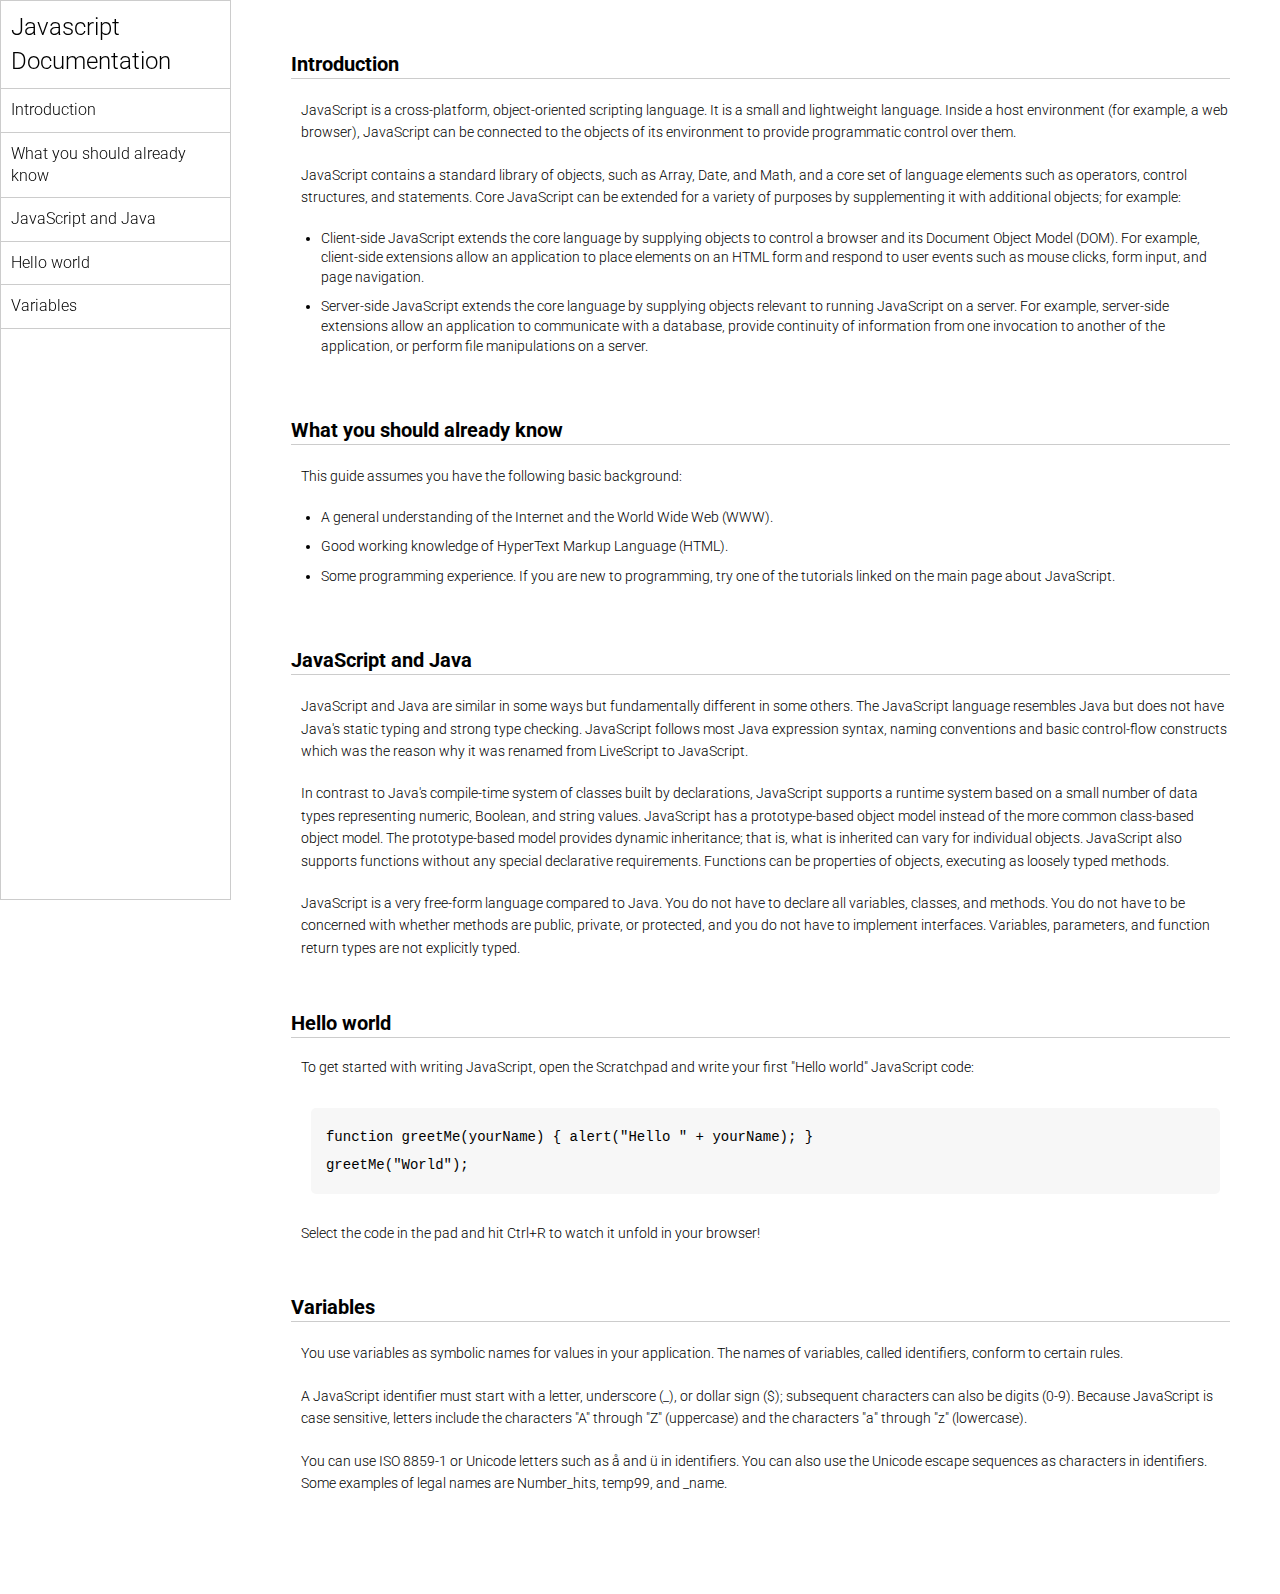
<file: Project 8/index.html>
<!DOCTYPE html>
<html lang="en">
  <head>
    <meta charset="UTF-8" />
    <meta http-equiv="X-UA-Compatible" content="IE=edge" />
    <meta name="viewport" content="width=device-width, initial-scale=1.0" />
    <title>Javascript Documentation</title>
    <link rel="stylesheet" href="style.css" />
    <link rel="stylesheet" href="style.css" />
  </head>
  <body>
    <header>
      <nav>
        <h1>Javascript Documentation</h1>
        <ul>
          <a href="#Introduction"><li>Introduction</li></a>
          <a href="#What_you_should_already_know"
            ><li>What you should already know</li></a
          >
          <a href="#JavaScript_and_Java"><li>JavaScript and Java</li></a>
          <a href="#Hello_world"><li>Hello world</li></a>
          <a href="#Variables"><li>Variables</li></a>
        </ul>
      </nav>
    </header>
    <main>
      <section id="Introduction">
        <h2>Introduction</h2>
        <article>
          <p>
            JavaScript is a cross-platform, object-oriented scripting language.
            It is a small and lightweight language. Inside a host environment
            (for example, a web browser), JavaScript can be connected to the
            objects of its environment to provide programmatic control over
            them.
          </p>

          <p>
            JavaScript contains a standard library of objects, such as Array,
            Date, and Math, and a core set of language elements such as
            operators, control structures, and statements. Core JavaScript can
            be extended for a variety of purposes by supplementing it with
            additional objects; for example:
          </p>
          <ul>
            <li>
              Client-side JavaScript extends the core language by supplying
              objects to control a browser and its Document Object Model (DOM).
              For example, client-side extensions allow an application to place
              elements on an HTML form and respond to user events such as mouse
              clicks, form input, and page navigation.
            </li>
            <li>
              Server-side JavaScript extends the core language by supplying
              objects relevant to running JavaScript on a server. For example,
              server-side extensions allow an application to communicate with a
              database, provide continuity of information from one invocation to
              another of the application, or perform file manipulations on a
              server.
            </li>
          </ul>
        </article>
      </section>
      <section id="What_you_should_already_know">
        <h2>What you should already know</h2>
        <article>
          <p>This guide assumes you have the following basic background:</p>

          <ul>
            <li>
              A general understanding of the Internet and the World Wide Web
              (WWW).
            </li>
            <li>Good working knowledge of HyperText Markup Language (HTML).</li>
            <li>
              Some programming experience. If you are new to programming, try
              one of the tutorials linked on the main page about JavaScript.
            </li>
          </ul>
        </article>
      </section>
      <section id="JavaScript_and_Java">
        <h2>JavaScript and Java</h2>
        <article>
          <p>
            JavaScript and Java are similar in some ways but fundamentally
            different in some others. The JavaScript language resembles Java but
            does not have Java's static typing and strong type checking.
            JavaScript follows most Java expression syntax, naming conventions
            and basic control-flow constructs which was the reason why it was
            renamed from LiveScript to JavaScript.
          </p>

          <p>
            In contrast to Java's compile-time system of classes built by
            declarations, JavaScript supports a runtime system based on a small
            number of data types representing numeric, Boolean, and string
            values. JavaScript has a prototype-based object model instead of the
            more common class-based object model. The prototype-based model
            provides dynamic inheritance; that is, what is inherited can vary
            for individual objects. JavaScript also supports functions without
            any special declarative requirements. Functions can be properties of
            objects, executing as loosely typed methods.
          </p>
          <p>
            JavaScript is a very free-form language compared to Java. You do not
            have to declare all variables, classes, and methods. You do not have
            to be concerned with whether methods are public, private, or
            protected, and you do not have to implement interfaces. Variables,
            parameters, and function return types are not explicitly typed.
          </p>
        </article>
      </section>
      <section id="Hello_world">
        <h2>Hello world</h2>
        <article>
          To get started with writing JavaScript, open the Scratchpad and write
          your first "Hello world" JavaScript code:
          <code
            >function greetMe(yourName) { alert("Hello " + yourName); }
            greetMe("World");
          </code>

          Select the code in the pad and hit Ctrl+R to watch it unfold in your
          browser!
        </article>
      </section>
      <section id="Variables">
        <h2>Variables</h2>
        <article>
          <p>
            You use variables as symbolic names for values in your application.
            The names of variables, called identifiers, conform to certain
            rules.
          </p>
          <p>
            A JavaScript identifier must start with a letter, underscore (_), or
            dollar sign ($); subsequent characters can also be digits (0-9).
            Because JavaScript is case sensitive, letters include the characters
            "A" through "Z" (uppercase) and the characters "a" through "z"
            (lowercase).
          </p>
          <p>
            You can use ISO 8859-1 or Unicode letters such as å and ü in
            identifiers. You can also use the Unicode escape sequences as
            characters in identifiers. Some examples of legal names are
            Number_hits, temp99, and _name.
          </p>
        </article>
      </section>
    </main>
  </body>
</html>
</file>
<file: sass/style.css>
html {
  line-height: 1.15;
}

* {
  -webkit-box-sizing: border-box;
          box-sizing: border-box;
}

body {
  margin: 0;
  font-family: 'Oxygen', sans-serif;
  position: relative;
}

section {
  padding: 90px 15px;
}

.content {
  max-width: 1200px;
  display: block;
  margin: 0 auto;
}

p {
  font-size: 18px;
  margin: 5px 0 10px;
}

.bold {
  font-weight: 700;
}

.orange {
  color: #FF5100;
}

h2 {
  font-size: 36px;
  margin: 5px 0 10px;
}

@media screen and (min-width: 768px) {
  h2 {
    font-size: 70px;
    color: #848484;
    font-weight: 700;
  }
}

img {
  max-width: 100%;
  height: auto;
}

.center {
  text-align: center;
}

.site-header {
  z-index: 10;
  font-family: 'Roboto Condensed', sans-serif;
  display: -webkit-box;
  display: -ms-flexbox;
  display: flex;
  -webkit-box-align: center;
      -ms-flex-align: center;
          align-items: center;
  -webkit-box-orient: vertical;
  -webkit-box-direction: normal;
      -ms-flex-direction: column;
          flex-direction: column;
  position: -webkit-sticky;
  position: sticky;
  top: 0;
  background-color: #FFF;
}

@media screen and (min-width: 1250px) {
  .site-header {
    -webkit-box-pack: justify;
        -ms-flex-pack: justify;
            justify-content: space-between;
    -webkit-box-orient: horizontal;
    -webkit-box-direction: normal;
        -ms-flex-direction: row;
            flex-direction: row;
  }
}

.site-header .nav-logo {
  -ms-flex-item-align: start;
      align-self: flex-start;
  padding: 10px 5px 5px;
}

.site-header .nav-logo a img {
  max-width: 200px;
  height: auto;
}

@media screen and (min-width: 768px) {
  .site-header .nav-logo a img {
    max-width: 314px;
    height: auto;
  }
}

.site-header .nav-links {
  display: none;
  width: 100%;
  background-color: #DEF0FF;
}

@media screen and (min-width: 1250px) {
  .site-header .nav-links {
    display: block;
    background-color: #FFF;
  }
}

.site-header .nav-links ul {
  padding: 0;
  display: -webkit-box;
  display: -ms-flexbox;
  display: flex;
  -webkit-box-orient: vertical;
  -webkit-box-direction: normal;
      -ms-flex-direction: column;
          flex-direction: column;
  -webkit-box-pack: end;
      -ms-flex-pack: end;
          justify-content: flex-end;
}

@media screen and (min-width: 1250px) {
  .site-header .nav-links ul {
    -webkit-box-orient: horizontal;
    -webkit-box-direction: normal;
        -ms-flex-direction: row;
            flex-direction: row;
  }
}

.site-header .nav-links ul li {
  list-style: none;
}

.site-header .nav-links ul li a {
  font-size: 18px;
  text-transform: uppercase;
  font-family: 400;
  color: #7f53ac;
  letter-spacing: 1.2px;
  padding: 10px 15px;
  text-decoration: none;
  display: block;
}

.site-header .nav-links ul li:hover {
  background-color: #efe0ff;
}

.site-header button {
  cursor: pointer;
  background: transparent;
  border: none;
  max-width: 50px;
  display: block;
  position: absolute;
  top: 10px;
  right: 10px;
}

@media screen and (min-width: 768px) {
  .site-header button {
    top: 20px;
  }
}

@media screen and (min-width: 1250px) {
  .site-header button {
    display: none;
  }
}

.nav-links.active {
  display: block;
}

.banner {
  padding: 90px 15px;
  background-color: #923cb5;
  background-image: linear-gradient(147deg, #923cb5 0%, #000000 74%);
  text-align: center;
  color: #FFFFFF;
}

.banner .banner--content {
  max-width: 1400px;
  height: auto;
  display: block;
  margin: 0 auto;
  background: url("../assets/svg/soap.svg");
  background-repeat: no-repeat;
  background-position: top right;
  background-size: contain;
}

.banner .banner--content .name {
  text-transform: uppercase;
}

.banner .banner--content .designation {
  color: rgba(255, 255, 255, 0.7);
  text-transform: uppercase;
  font-family: 'Oxygen', sans-serif;
  font-weight: 700;
  font-size: 36px;
  margin: 0;
}

@media screen and (min-width: 768px) {
  .banner .banner--content .designation {
    font-size: 70px;
  }
}

.banner .banner--content .tagline {
  font-size: 18px;
}

@media screen and (min-width: 768px) {
  .banner .banner--content .tagline {
    font-size: 26px;
  }
}

.promo {
  background-color: #DEF0FF;
}

.promo .content h2 {
  font-size: 36px;
  font-weight: 300;
  color: #222;
  text-shadow: 0 1px 2px #222;
}

@media screen and (min-width: 768px) {
  .promo .content h2 {
    font-size: 70px;
  }
}

.promo .content h2 span.orange {
  font-weight: 700;
}

.promo .content p {
  font-size: 22px;
}

@media screen and (min-width: 768px) {
  .promo .content p {
    font-size: 36px;
  }
}

#about .content h2 {
  text-align: center;
}

#about .about-container {
  display: block;
}

@media screen and (min-width: 768px) {
  #about .about-container {
    display: -webkit-box;
    display: -ms-flexbox;
    display: flex;
    -webkit-box-pack: justify;
        -ms-flex-pack: justify;
            justify-content: space-between;
  }
}

#about .about-container-left {
  -ms-flex-preferred-size: 40%;
      flex-basis: 40%;
  background: #DEF0FF;
  padding: 30px 15px;
}

#about .about-container-left li {
  
  line-height: 1.9;
}

#about .about-container-right {
  -ms-flex-preferred-size: 60%;
      flex-basis: 60%;
  background: #F2F3F8;
  display: -webkit-box;
  display: -ms-flexbox;
  display: flex;
  -ms-flex-wrap: wrap;
      flex-wrap: wrap;
}

#about .about-container-right img {
  max-width: 100%;
  -ms-flex-item-align: start;
      align-self: flex-start;
}

@media screen and (min-width: 1200px) {
  #about .about-container-right img {
    -ms-flex-item-align: stretch;
        -ms-grid-row-align: stretch;
        align-self: stretch;
  }
}

#skill {
  background-color: #7f53ac;
  background-image: linear-gradient(315deg, #7f53ac 0%, #647dee 74%);
}

#skill .skill--content {
  display: block;
}

@media screen and (min-width: 768px) {
  #skill .skill--content {
    display: -webkit-box;
    display: -ms-flexbox;
    display: flex;
    -webkit-box-pack: justify;
        -ms-flex-pack: justify;
            justify-content: space-between;
    -webkit-box-align: center;
        -ms-flex-align: center;
            align-items: center;
  }
}

#skill .skill--content .left {
  -ms-flex-preferred-size: 30%;
      flex-basis: 30%;
}

#skill .skill--content .left h2 {
  font-size: 36px;
  color: #222;
}

#skill .skill--content .right {
  -ms-flex-preferred-size: 65%;
      flex-basis: 65%;
  display: block;
}

@media screen and (min-width: 768px) {
  #skill .skill--content .right {
    display: -webkit-box;
    display: -ms-flexbox;
    display: flex;
    -webkit-box-pack: justify;
        -ms-flex-pack: justify;
            justify-content: space-between;
  }
}

#skill .skill--content .right .item {
  -ms-flex-preferred-size: 32%;
      flex-basis: 32%;
  text-align: center;
  border: 1px solid #222;
  padding: 30px 15px;
  margin-bottom: 30px;
  border-width: 5px 5px 5px 5px;
  -o-border-image: linear-gradient(45deg, #ff9800 0%, purple 100%);
     border-image: linear-gradient(45deg, #ff9800 0%, purple 100%);
  border-image-slice: 9;
  border-style: solid;
}

@media screen and (min-width: 768px) {
  #skill .skill--content .right .item {
    margin-bottom: 0;
  }
}

#skill .skill--content .right .item img {
  max-width: 100px;
  height: auto;
}

#service h2 {
  max-width: 1200px;
  display: block;
  margin: 0 auto 30px auto;
}

#service .service--content {
  display: block;
}

@media screen and (min-width: 768px) {
  #service .service--content {
    display: -webkit-box;
    display: -ms-flexbox;
    display: flex;
    -webkit-box-pack: justify;
        -ms-flex-pack: justify;
            justify-content: space-between;
  }
}

#service .service--content .item {
  -ms-flex-preferred-size: 32%;
      flex-basis: 32%;
  text-align: center;
  border: 1px solid #E9EBEC;
  padding: 20px 10px 40px;
  margin-bottom: 30px;
  -webkit-transition: background-color 0.8s ease-in;
  transition: background-color 0.8s ease-in;
}

@media screen and (min-width: 768px) {
  #service .service--content .item {
    margin-bottom: 0;
  }
}

#service .service--content .item h3 {
  text-transform: uppercase;
  font-weight: 700;
}

#service .service--content .item img {
  max-width: 80%;
  display: block;
  margin: 0 auto;
}

#service .service--content .item p {
 
  display: block;
  margin-bottom: 30px;
 margin-top: 20px;
}

#service .service--content .item a {
  border: 1px solid #7f53ac;
  border-radius: 4px;
  padding: 10px 30px;
  color: #FFF;
  text-decoration: none;
  text-transform: uppercase;
  font-weight: 700;
  letter-spacing: 1.3px;
  -webkit-transition: all 0.8s ease-in-out;
  transition: all 0.8s ease-in-out;
  background-color: #9921e8;
  background-image: linear-gradient(315deg, #9921e8 0%, #5f72be 74%);
}

#service .service--content .item a:hover {
  background-color: #7f5a83;
  background-image: linear-gradient(315deg, #7f5a83 0%, #0d324d 74%);
  border: #0d324d;
}

#service .item:hover {
  background-color: #DEF0FF;
}

#portfolio {
  z-index: 1;
  background-color: #923cb5;
  background-image: linear-gradient(147deg, #923cb5 0%, #000000 74%);
}

#portfolio h2 {
  color: rgba(255, 255, 255, 0.8);
  display: block;
  margin-bottom: 30px;
}

#portfolio .portfolio--content {
  display: -webkit-box;
  display: -ms-flexbox;
  display: flex;
  -webkit-box-pack: center;
      -ms-flex-pack: center;
          justify-content: center;
  -ms-flex-wrap: wrap;
      flex-wrap: wrap;
}

#portfolio .portfolio--content .item {
  -ms-flex-preferred-size: 50%;
      flex-basis: 50%;
  position: relative;
  background-color: #cb2027;
  -webkit-transition: all 0.8s ease-in-out;
  transition: all 0.8s ease-in-out;
}

#portfolio .portfolio--content .item h3 {
  color: #FFF;
  font-weight: 700;
  text-transform: uppercase;
  position: absolute;
  top: 50%;
  left: 50%;
  text-align: center;
  -webkit-transform: translate(-50%, -50%);
          transform: translate(-50%, -50%);
  opacity: 0;
  -webkit-transition: all 0.8s ease-in-out;
  transition: all 0.8s ease-in-out;
}

#portfolio .portfolio--content .item img {
  -ms-flex-negative: 0;
      flex-shrink: 0;
  min-width: 100%;
  min-height: 100%;
}

#portfolio .portfolio--content .item:hover > h3 {
  opacity: 1;
}

#portfolio .portfolio--content .item:hover > img {
  opacity: 0.3;
}

#testimonial h2 {
  max-width: 1200px;
  display: block;
  margin: 0 auto 30px auto;
}

#testimonial .testimonial--content {
  display: block;
}

@media screen and (min-width: 768px) {
  #testimonial .testimonial--content {
    display: -webkit-box;
    display: -ms-flexbox;
    display: flex;
    -webkit-box-pack: justify;
        -ms-flex-pack: justify;
            justify-content: space-between;
    -ms-flex-wrap: wrap;
        flex-wrap: wrap;
    -webkit-box-align: start;
        -ms-flex-align: start;
            align-items: flex-start;
  }
}

#testimonial .testimonial--content .item {
  -ms-flex-preferred-size: 45%;
      flex-basis: 45%;
  margin: 15px 0;
}

blockquote {
  margin: 0;
}

blockquote p {
  padding: 15px;
  background: #DEF0FF;
  border-radius: 5px;
}

blockquote p::before {
  content: '\201C';
}

blockquote p::after {
  content: '\201D';
}

#pricing {
  background-color: #DEF0FF;
}

#pricing .pricing--content {
  display: block;
  max-width: 1600px;
  margin: 0 auto;
}

@media screen and (min-width: 768px) {
  #pricing .pricing--content {
    display: -webkit-box;
    display: -ms-flexbox;
    display: flex;
    -webkit-box-pack: justify;
        -ms-flex-pack: justify;
            justify-content: space-between;
  }
}

#pricing .pricing--content .item {
  -ms-flex-preferred-size: 32%;
      flex-basis: 32%;
  border: 1px solid #848484;
  border-radius: 3px;
  padding: 20px 10px 30px;
  margin-bottom: 30px;
}

@media screen and (min-width: 768px) {
  #pricing .pricing--content .item {
    margin-bottom: 0;
  }
}

#pricing .pricing--content .item .price {
  font-size: 36px;
  color: #cb2027;
  font-weight: 700;
}

#pricing .pricing--content .item img {
  max-width: 200px;
  height: auto;
  display: block;
  margin: 0 auto;
}

#pricing .pricing--content .item .description {
  font-style: italic;
  min-height: 60px;
  display: block;
  margin: 20px 0;
}

#pricing .pricing--content .item a {
  padding: 10px 20px;
  font-weight: 700;
  text-transform: uppercase;
  border: 1px solid #222;
  text-decoration: none;
  color: #FFF;
  background: #222;
}

#contact .contact-detail, #contact address {
  max-width: 800px;
  display: block;
  margin: 0 auto;
}

#contact address {
  margin-top: 60px;
}

#contact address a {
  text-decoration: none;
}

.social-share {
  display: none;
  -webkit-box-pack: center;
      -ms-flex-pack: center;
          justify-content: center;
  -webkit-box-align: center;
      -ms-flex-align: center;
          align-items: center;
  -webkit-box-orient: vertical;
  -webkit-box-direction: normal;
      -ms-flex-direction: column;
          flex-direction: column;
  position: fixed;
  top: 50vh;
  left: 0;
  -webkit-transform: translateY(-50%);
          transform: translateY(-50%);
}

@media screen and (min-width: 768px) {
  .social-share {
    display: -webkit-box;
    display: -ms-flexbox;
    display: flex;
  }
}

.social-share a {
  width: 50px;
  height: 50px;
  background-color: #DEF0FF;
  border: 1px solid #7f53ac;
  -webkit-transition: background-color 0.8s ease-in;
  transition: background-color 0.8s ease-in;
  display: -webkit-box;
  display: -ms-flexbox;
  display: flex;
  -webkit-box-pack: center;
      -ms-flex-pack: center;
          justify-content: center;
}

.social-share a img {
  width: 30px;
  height: auto;
  -ms-flex-item-align: center;
      -ms-grid-row-align: center;
      align-self: center;
}

.social-share a:hover {
  background-color: #7f53ac;
}

.site-footer {
  background-color: #222;
  padding: 90px 15px 30px;
}

.site-footer .site-footer--content {
  max-width: 1600px;
  display: block;
  margin: 0 auto;
  color: #FFF;
  border-bottom: 1px solid #0000004D;
}

@media screen and (min-width: 768px) {
  .site-footer .site-footer--content {
    display: -webkit-box;
    display: -ms-flexbox;
    display: flex;
    -webkit-box-pack: justify;
        -ms-flex-pack: justify;
            justify-content: space-between;
    -webkit-box-align: start;
        -ms-flex-align: start;
            align-items: flex-start;
  }
}

.site-footer .site-footer--content .footer-left {
  -ms-flex-preferred-size: 55%;
      flex-basis: 55%;
}

.site-footer .site-footer--content .footer-left p {
  font-size: 16px;
  line-height: 1.6;
  color: #E0E0E0;
}

.site-footer .site-footer--content .footer-right {
  -ms-flex-preferred-size: 40%;
      flex-basis: 40%;
  text-align: right;
}

.site-footer .site-footer--content a {
  color: #FFF;
  text-decoration: none;
}

.site-footer .copyright-notice {
  padding-top: 20px;
  text-align: center;
  color: #7A7A7A;
  border-top: 1px solid #FFFFFF0D;
}
/*# sourceMappingURL=style.css.map */
</file>
<file: style.css>
html{
    scroll-behavior: smooth;
}










.card a {
    text-decoration: none;
}


#project {
    background: var(--darker-color);
    margin-top: 100px;

    
}

#project h2 {
    font-size: 6vw;
    text-align: center;
    padding: 2rem 0;
    margin-bottom: 50PX;
}

.project_container {
    display: grid;
    grid-template-columns: repeat(auto-fit, minmax(320px, 1fr));
    gap: 2rem;
   
    padding: 20px;
}

.grid_item {
    display: grid;
    place-items: center;
}

.card {
    width: 320px;
    display: flex;
    flex-direction: column;
    border-radius: 0.5rem;
    overflow: hidden;
    transition: 0.2s ease-in-out;
    
}

.card:hover {
    transform: scale(1.05);
    transition: 1s ease-in-out;
    box-shadow: 0px 20px 30px rgba(118, 85, 225, 0.322);
}

.card:hover img {
    transform: scale(1.05);
    transition: 0.3s ease-in-out;
    opacity: 0.8;
}

.card:hover .card_content {
    background: white;
    color: var(--dark-color);
    transform: translateY(0px);
}

.card_content {
    padding: 2rem;
    position: relative;
    top: -6.5rem;
    margin-bottom: -6.5rem;
    transition: 0.5s ease-in-out;
    transform: translateY(100px);
}

.card_content h3 {
    text-align: center;
    color: black;
    text-decoration: none;
    border: none;

}
#about a {
        border: 1px solid #7f53ac;
        border-radius: 4px;
        padding: 10px 30px;
        color: #FFF;
        text-decoration: none;
        text-transform: uppercase;
        font-weight: 700;
        letter-spacing: 1.3px;
        transition: all 0.8s ease-in-out;
        background-color: #9921e8;
        background-image: linear-gradient(315deg, #9921e8 0%, #5f72be 74%);
      }
      a:hover {
        background-color: #7f5a83;
        background-image: linear-gradient(315deg, #7f5a83 0%, #0d324d 74%);
        border: #0d324d;   
      }
</file>
<file: Project 1/style.css>
* {
  margin: 0;
  padding: 0;
  box-sizing: border-box;
}

.container {
  background-color: #e5e5fd;
  min-height: 100vh;
  border: 10px solid #1d1e4c;
}

.content {
  max-width: 900px;
  margin: 0 auto;
}
.top_section {
  margin-top: 100px;
  display: flex;
  justify-content: space-between;
  align-items: flex-end;
}
.top_section h1 {
  font-size: 50px;
  font-weight: bold;
  color: #1d1e4c;
  text-transform: uppercase;
}
.top_section h4 {
  font-size: 30px;
  text-align: end;
}

.image_container {
  border-radius: 50%;
  overflow: hidden;
}

.image_container,
img {
  width: 300px;
  height: 320px;
}
.about_section {
  margin-top: 50px;
}
.about_section h2 {
  font-size: 70px;
  font-weight: 400;
  margin-bottom: 20px;
}
.about_section p {
  font-size: 20px;
  line-height: 30px;
  letter-spacing: 1.2px;
  text-align: justify;
}
.biography_section {
  margin: 50px 0;
}
.biography_section h3 {
  margin-bottom: 20px;
}
.biography_section ul {
  margin-left: 50px;
}
.biography_section li {
  margin-bottom: 15px;
}

footer {
  margin: 50px 0;
}
footer p {
  text-align: end;
}
</file>
<file: Project 2/style.css>
* {
  margin: 0;
  padding: 0;
  box-sizing: border-box;
}

body {
  background-color: #ccc;
}
.container {
  max-width: 900px;
  margin: 0 auto;
}

.apply_box {
  max-width: 600px;
  padding: 20px;
  background-color: white;
  margin: 0 auto;
  margin-top: 50px;
  box-shadow: 4px 3px 5px rgba(1, 1, 1, 0.1);
  border-radius: 10px;
}

.title_small {
  font-size: 20px;
}

.form_container {
  margin-top: 20px;
  display: grid;
  grid-template-columns: repeat(auto-fit, minmax(200px, 1fr));
  gap: 20px;
}
.form_control {
  display: flex;
  flex-direction: column;
}

label {
  font-size: 15px;
  margin-bottom: 5px;
}

input,
select,
textarea {
  padding: 6px 10px;
  border: 1px solid #ccc;
  border-radius: 4px;
  font-size: 15px;
}

input:focus {
  outline-color: red;
}

.button_container {
  display: flex;

  justify-content: flex-end;
  margin-top: 20px;
}
button {
  background-color: red;
  border: transparent solid 2px;
  padding: 5px 10px;
  color: white;
  border-radius: 8px;
  transition: 0.3s ease-in;
}
button:hover {
  background-color: #ccc;
  border: 2px solid red;
  color: black;
  transition: 0.3s ease-out;
  cursor: pointer;
}
.textarea_control {
  grid-column: 1 / span 2;
}
.textarea_control textarea {
  width: 100%;
}

@media (max-width: 460px) {
  .textarea_control {
    grid-column: 1 / span 1;
  }
} ;
</file>
<file: Project 4/style.css>
@import url("https://fonts.googleapis.com/css2?family=Roboto:ital,wght@0,100;0,300;0,400;0,500;0,700;0,900;1,100;1,300;1,400;1,500;1,700;1,900&display=swap");
* {
  margin: 0;
  padding: 0;
  box-sizing: border-box;
}

html,
body {
  line-height: 1.4;
  font-weight: 300;
  font-family: "Roboto", sans-serif;
}

.hero_section {
  background-image: url(images/developer.png);
  min-height: 100vh;
  background-position: center;
  background-size: cover;
  background-repeat: no-repeat;
}
.text_container {
  color: white;
  max-width: 900px;
  margin: 0 auto;
  padding-top: 64px;
  padding-left: 16px;
}
.lg_text {
  font-size: 72px;
  font-weight: 400;
}
.black_box {
  background-color: #000;
  padding: 20px;
}
.black_box h2 {
  font-size: 72px;
  color: white;
  text-align: center;
  font-weight: 300;
}

.black_box h2 span {
  font-weight: 400;
  font-size: 96px;
}
.work {
  display: grid;
  gap: 20px;
  grid-template-columns: repeat(auto-fit, minmax(320px, 1fr));

  max-width: 1100px;
  margin: 50px auto;
}
.grid_item {
  display: flex;
  justify-content: center;
  align-items: center;
}
.card {
  max-width: 320px;
  height: 400px;
  border-radius: 10px;
  box-shadow: 3px 5px 5px rgba(1, 1, 1, 0.2);
  transition: 0.2s ease-in-out;
}
.card:hover {
  transform: scale(1.04);
  box-shadow: 3px 5px 5px rgba(1, 1, 1, 0.3);
  transition: 0.2s ease-in-out;
}
.card_content {
  padding: 20px;
}
.card_content h3 {
  margin-bottom: 10px;
}
.bottom_section {
  display: flex;
}
.contact {
  background-color: #515603;
}
.about {
  background-color: #722300;
}

.contact,
.about {
  min-height: 300px;
  padding: 32px;
  color: white;
}
.about h2,
.contact h2 {
  font-size: 64px;
  font-weight: 300;
}
.about p,
.contact p {
  margin-bottom: 20px;
}

footer {
  text-align: center;
  text-transform: uppercase;
  background-color: #000;
  padding: 20px;
  color: white;
}
@media (max-width: 786px) {
  .hero_section {
    min-height: 50vh;
  }
  .text_container {
    padding: 10px 0;
    text-align: center;
  }
  .lg_text {
    font-size: 32px;
  }
  .black_box h2 {
    font-size: 24px;
  }
  .black_box h2 span {
    font-weight: 400;
    font-size: 32px;
  }
  .bottom_section {
    flex-direction: column;
  }
  h1 {
    font-size: 32px;
  }
  .about h2,
  .contact h2 {
    font-size: 32px;
  }
}
</file>
<file: Project 7/style.css>
@import url("https://fonts.googleapis.com/css2?family=Roboto:ital,wght@0,100;0,300;0,500;0,700;0,900;1,100;1,300;1,400;1,500;1,700;1,900&display=swap");

* {
  margin: 0;
  padding: 0;
  box-sizing: border-box;
}

html,
body {
  font-family: "Roboto", sans-serif;
  font-weight: 300;
  line-height: 1.4;
}

nav {
  display: flex;
  justify-content: space-between;
  align-items: center;
  padding: 10px;
}
.logo img {
  width: 150px;
  height: auto;
}

.center-nav {
  display: flex;
}
.search {
  display: flex;
}
.search input {
  min-width: 600px;
  padding: 10px 20px;
  border: 0.5px solid #ccc;
}
.search button {
  border: none;
  padding: 10px 20px;
}

.mic {
  padding: 15px;
  border-radius: 50%;
  background: rgb(240, 239, 239);
  display: grid;
  place-items: center;
  margin-left: 15px;
}
.mic img {
  width: 30px;
}

.side-nav {
  display: flex;
  align-items: center;
  justify-content: center;
  gap: 20px;
  margin-right: 50px;
}

.tags {
  display: flex;
  padding: 10px 20px;
  gap: 15px;
  border-top: 1px solid #ccc;
}
.tag {
  padding: 5px 15px;
  border-radius: 20px;
  border: 1px solid rgb(22, 22, 22);
}
.dark {
  background: #000;
  color: white;
}
.light {
  background: rgb(238, 238, 238);
  color: rgb(67, 67, 67);
}

.container {
  display: flex;
}

aside {
  padding: 10px;
  display: flex;
  flex-direction: column;
  align-items: center;
  gap: 30px;
}

.side-icons {
  display: flex;
  flex-direction: column;
  align-items: center;
  justify-content: center;
}
.side-icons img {
  width: 30px;
}

.side-icons p {
  font-size: 10px;
  margin-top: -5px;
}
.bars {
  margin-top: 20px;
}
.main-container {
  width: 100%;
}
main {
  min-height: 100vh;
  background: rgb(240, 238, 238);
}

.card-container {
  display: grid;
  grid-template-columns: repeat(auto-fit, minmax(320px, 1fr));
}
.card {
  padding: 10px;
  max-width: 320px;
  display: flex;
  flex-direction: column;
}
.avatar-content {
  padding-top: 10px;
  display: flex;
  gap: 5px;
}
.card h3 {
  font-size: 20px;
}

.content {
  display: flex;
  flex-direction: column;
  gap: 5px;
}
.channel-name {
  font-size: 16px;
  font-weight: bold;
}
.content-status {
  display: flex;
  font-size: 14px;
  gap: 10px;
}
</file>
<file: Project 8/style.css>
@import url("https://fonts.googleapis.com/css2?family=Roboto:ital,wght@0,100;0,300;0,500;0,700;0,900;1,100;1,300;1,400;1,500;1,700;1,900&display=swap");

* {
  margin: 0;
  padding: 0;
  box-sizing: border-box;
}
html,
body {
  font-family: "Roboto", sans-serif;
  font-weight: 300;
  line-height: 1.4;
  scroll-behavior: smooth;
}

a {
  text-decoration: none;
}

body {
  display: flex;
  gap: 10px;
}

header {
  border: 1px solid #ccc;
  height: 100vh;
  position: sticky;
  top: 0;
}
nav {
  /* padding: 20px 10px; */
}
nav h1 {
  font-size: 1.5rem;
  font-weight: 300;
  padding: 10px;
  border-bottom: 1px solid #ccc;
}

nav ul {
  list-style: none;
}
nav ul li {
  border-bottom: 1px solid #ccc;
  padding: 10px;
  color: black;
}
nav ul li:hover {
  background: #ccc;
  transition: 0.3s ease-in-out;
}

/* Main Section */

main {
  padding: 50px;
}

section {
  margin-bottom: 50px;
  scroll-margin: 50px;
}

section article {
  max-width: 1200px;
  font-size: 14px;
}
section h2 {
  font-size: 20px;
  border-bottom: 1px solid #ccc;
  margin-bottom: 20px;
}

section article {
  margin-left: 10px;
  display: flex;
  flex-direction: column;
  gap: 20px;
}

section article ul {
  margin-left: 20px;
}
section article ul li {
  margin-bottom: 10px;
}

section article p {
  font-size: 14px;
  line-height: 1.6;
}

code {
  display: block;
  text-align: left;
  white-space: pre-line;
  line-height: 2;
  background-color: #f7f7f7;
  padding: 15px;
  margin: 10px;
  border-radius: 5px;
}
</file>
